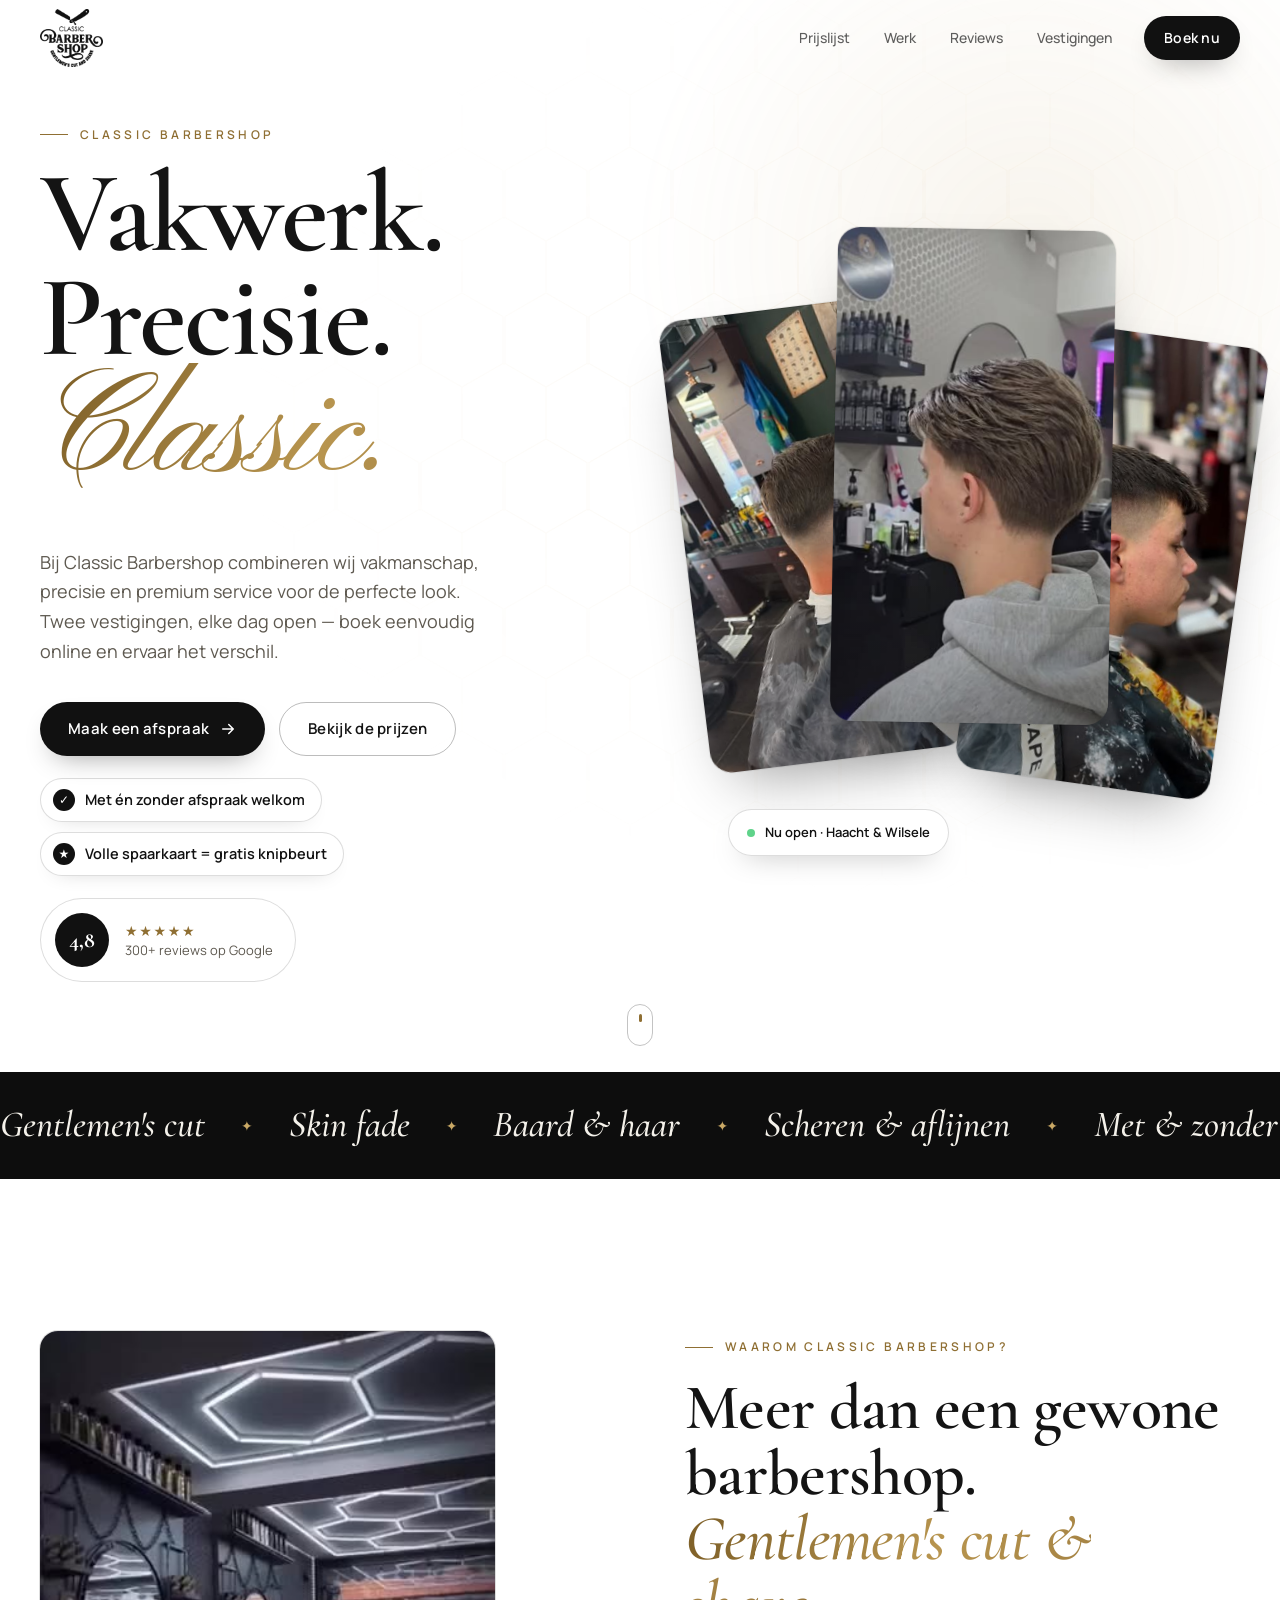
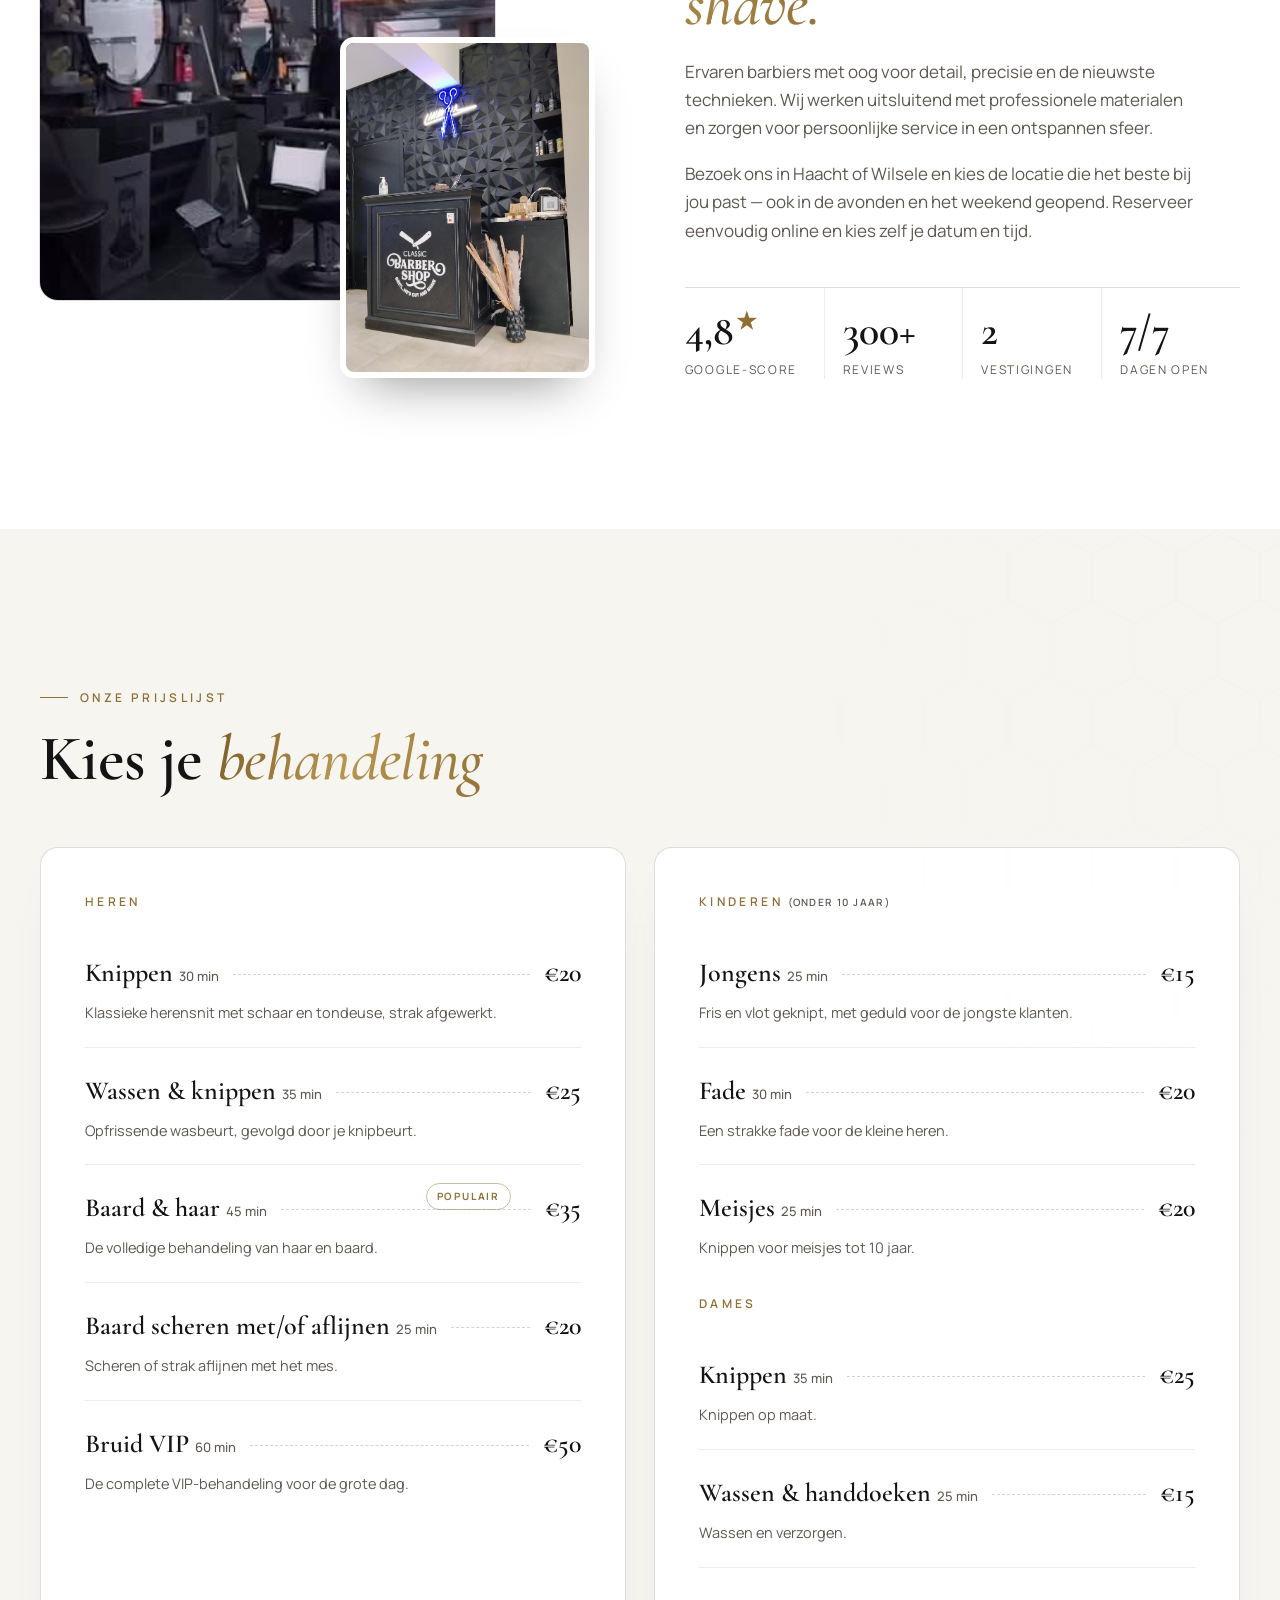
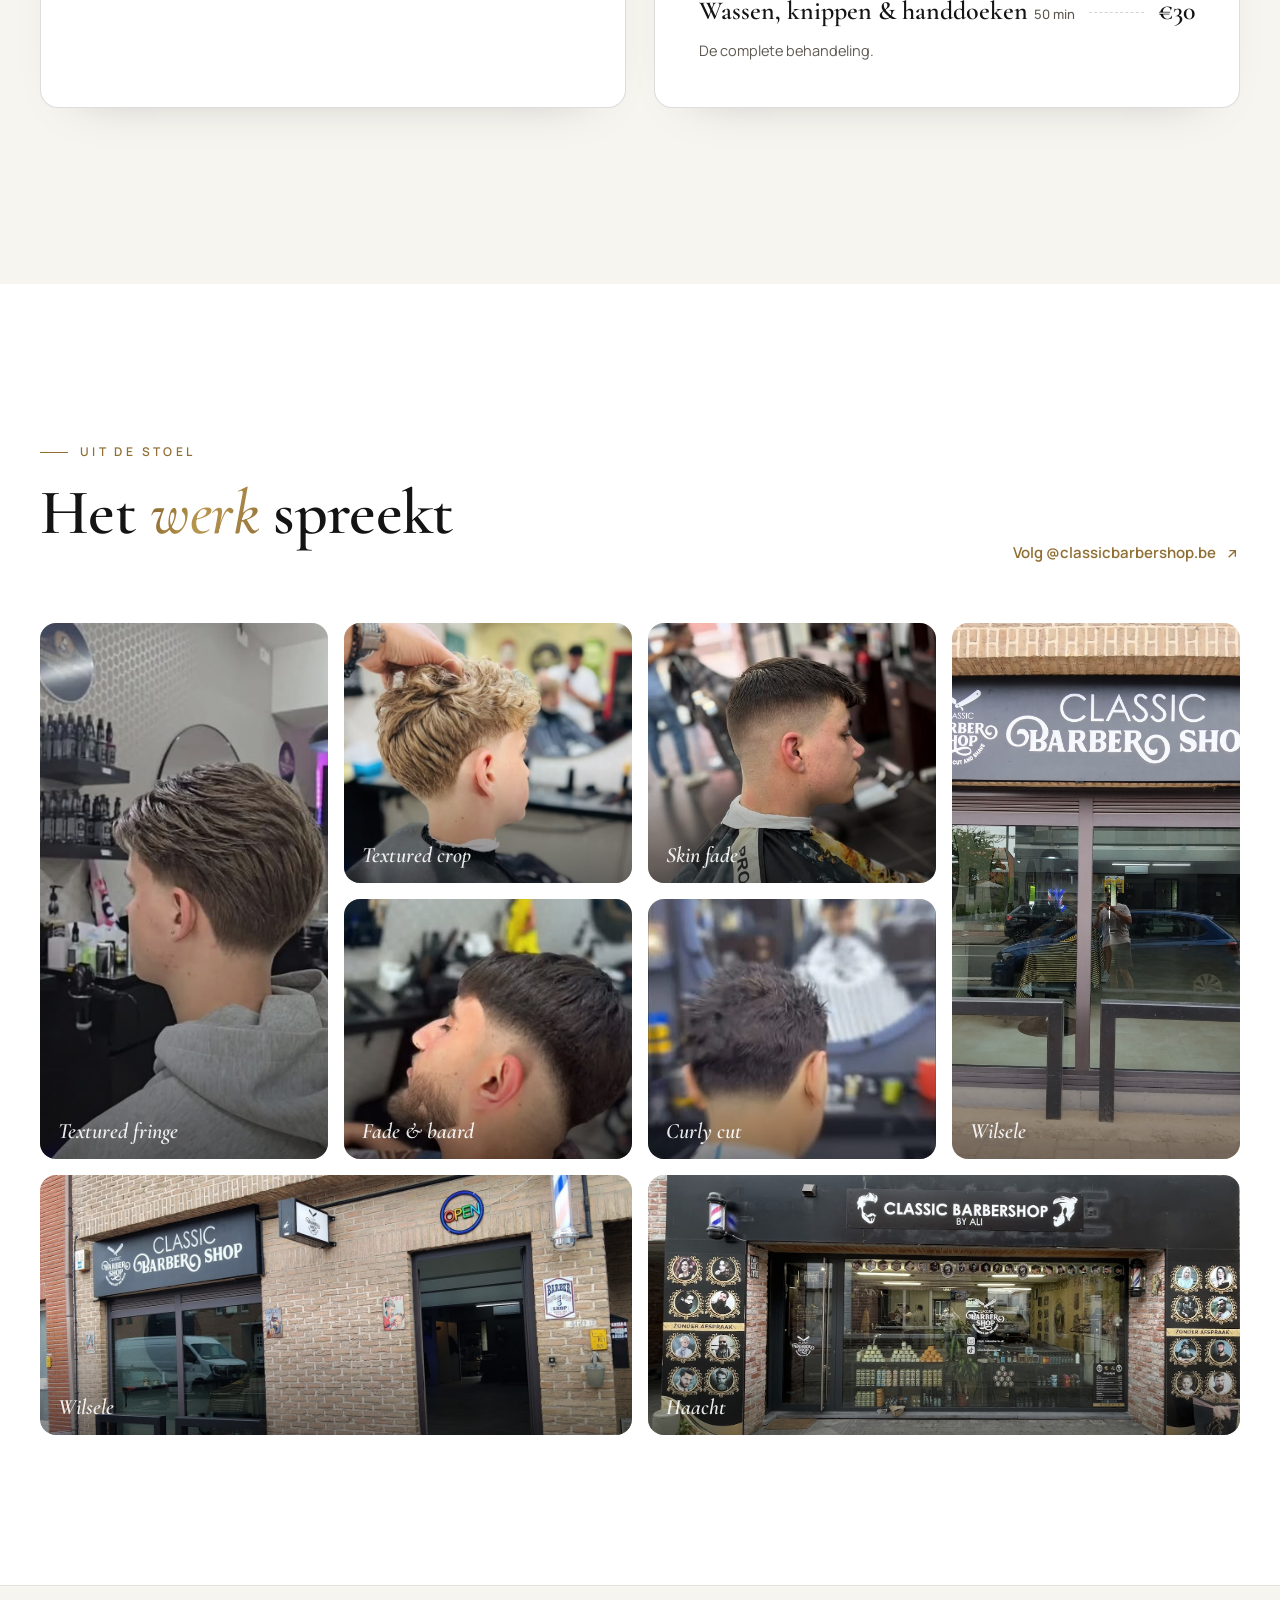
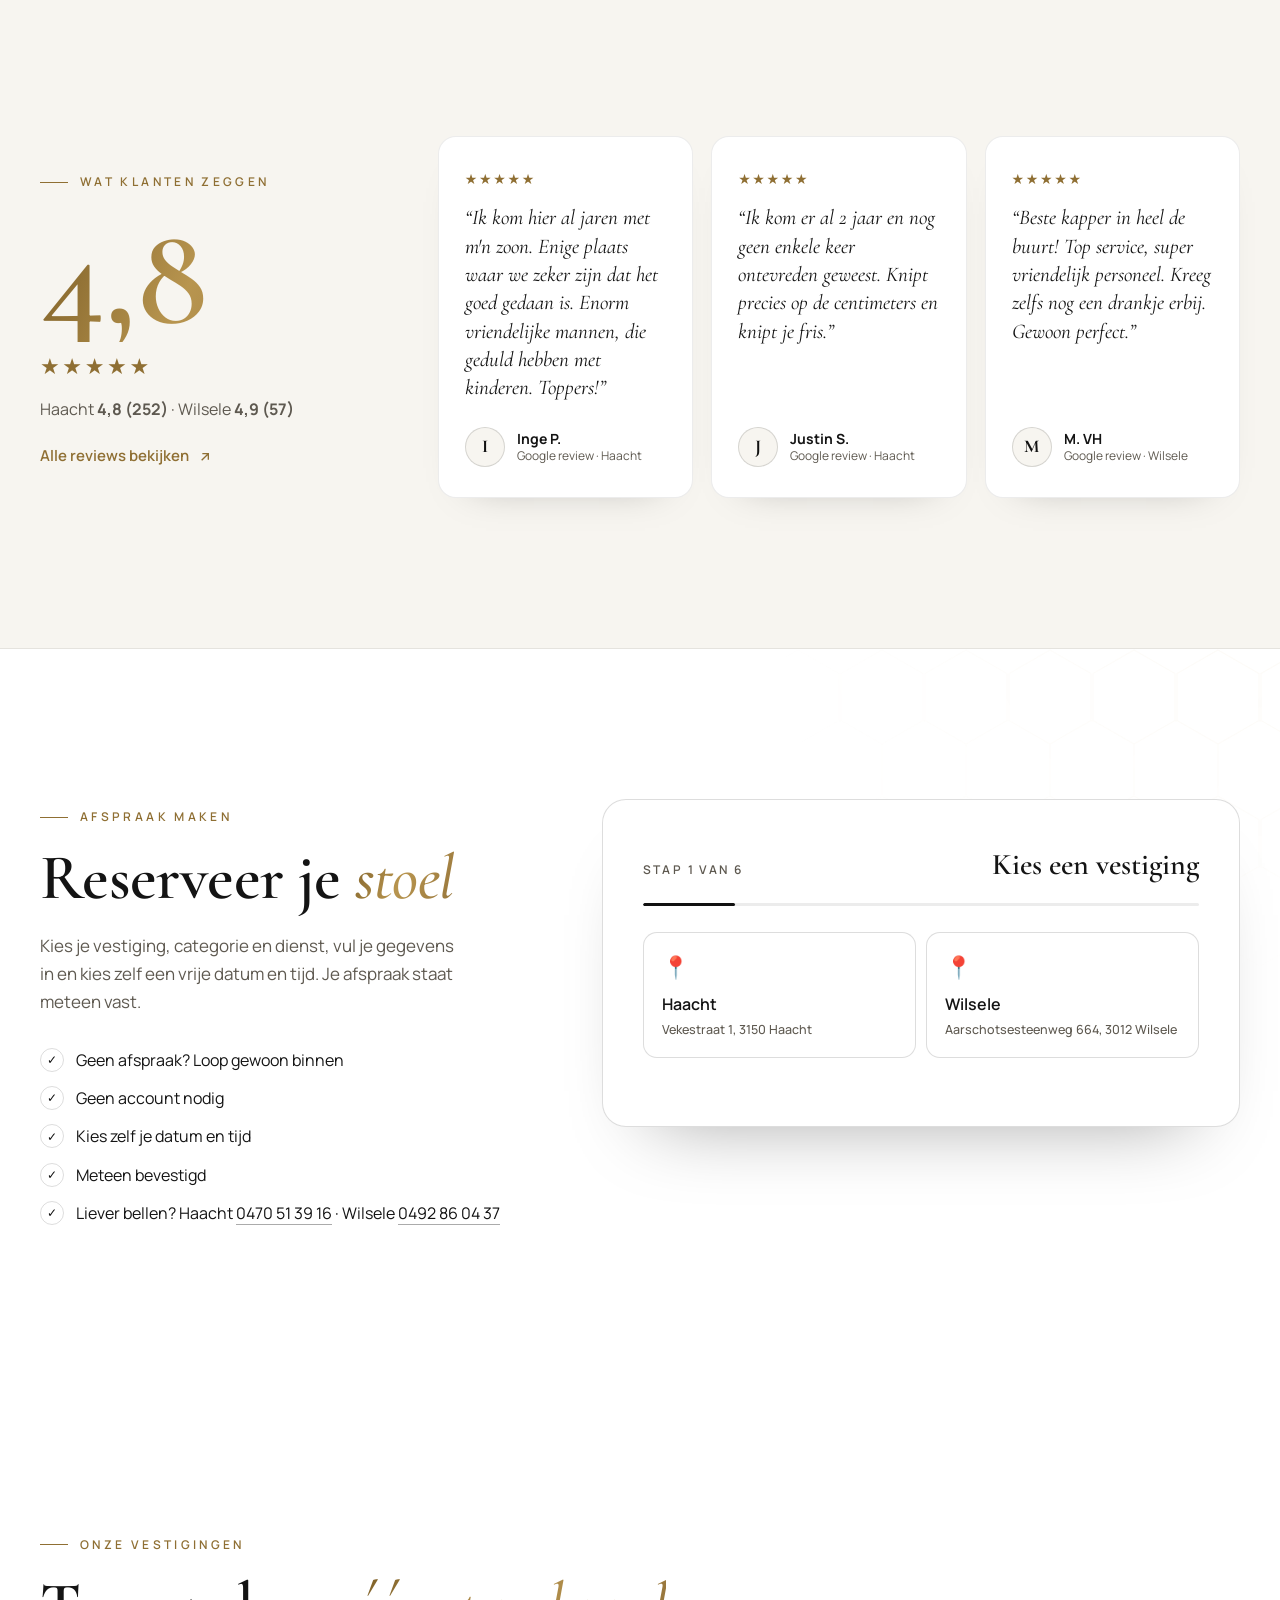
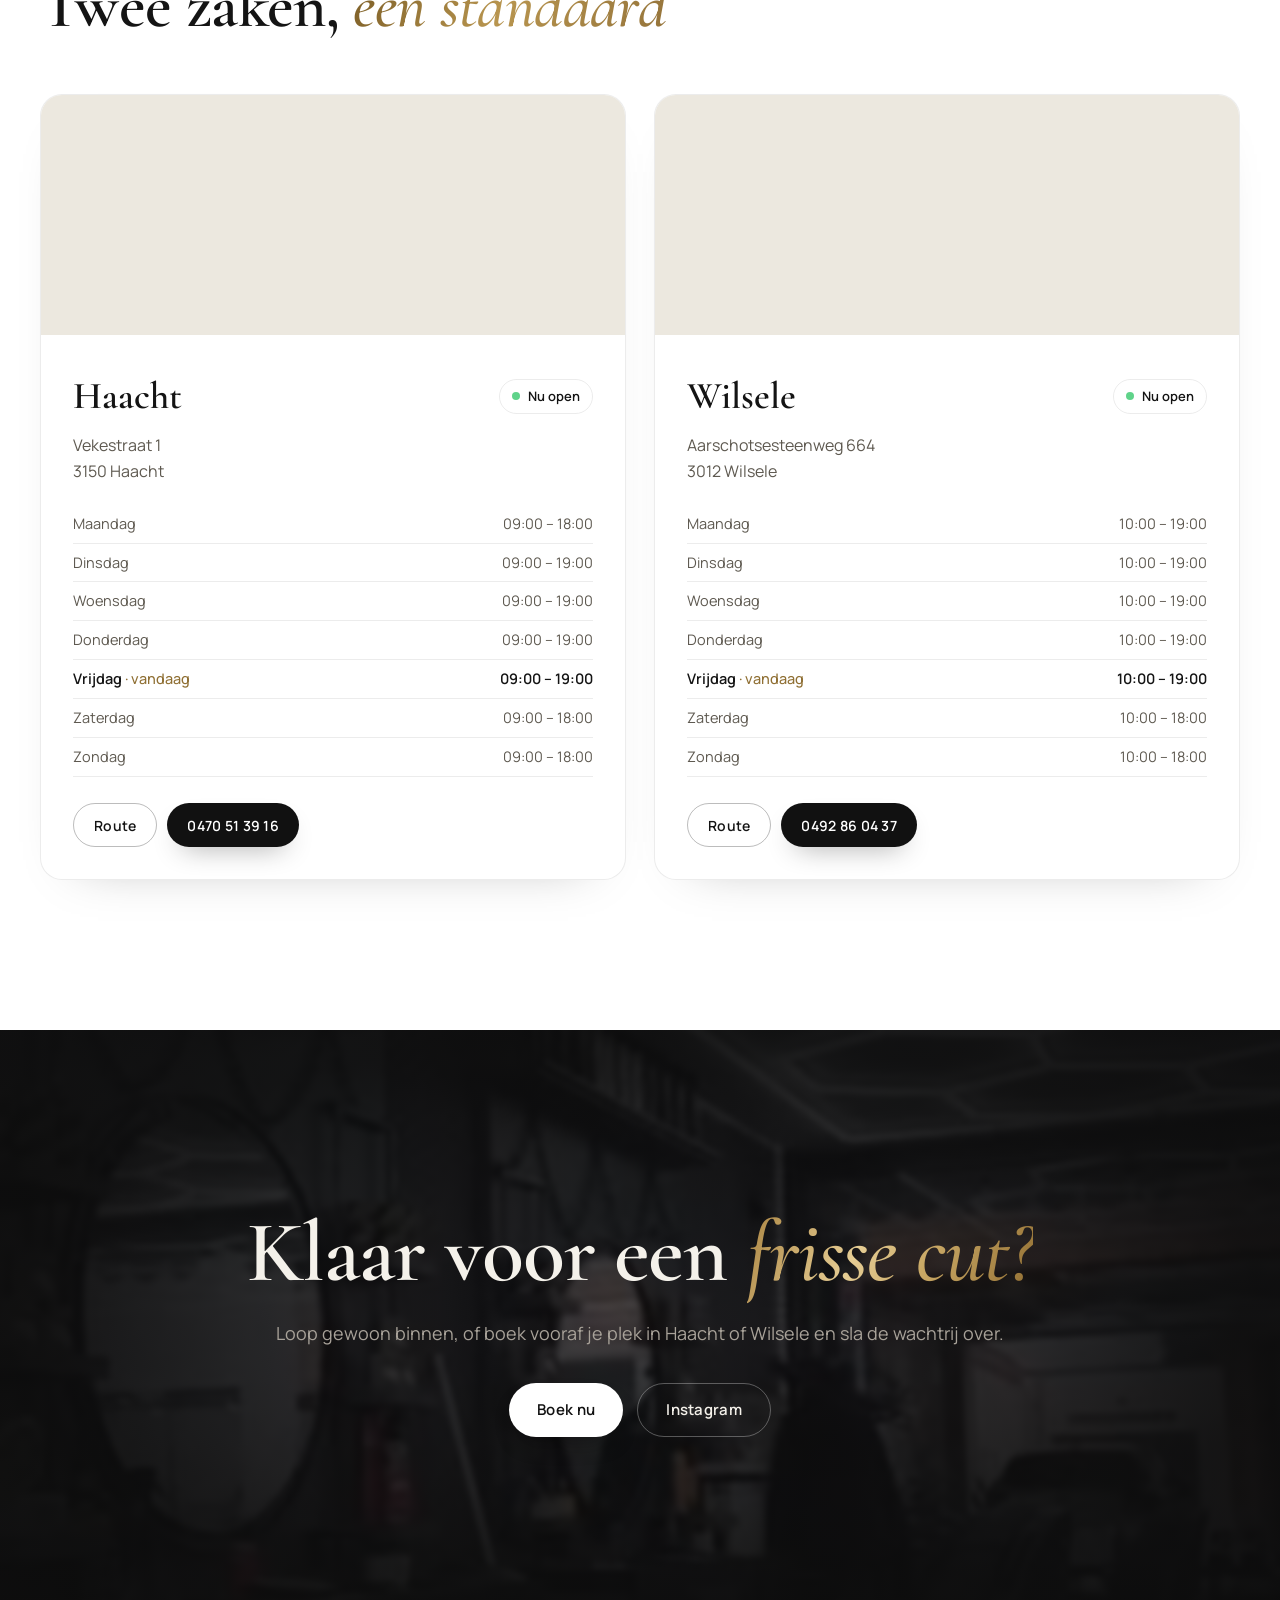
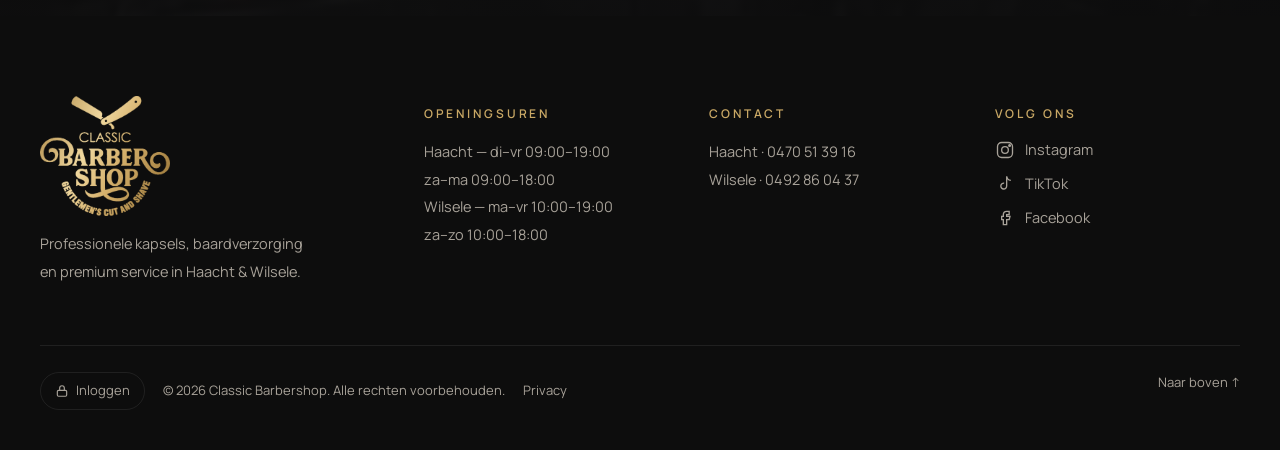
<file: index.html>
<!doctype html>
<html lang="nl-BE">
<head>
  <meta charset="utf-8">
  <meta name="viewport" content="width=device-width, initial-scale=1">
  <title>Classic Barbershop — Barbier in Haacht &amp; Wilsele</title>
  <meta name="description" content="Classic Barbershop: professionele kapsels, fades en baardverzorging in Haacht (Vekestraat 1) en Wilsele (Aarschotsesteenweg 664). Met én zonder afspraak welkom, 7 dagen op 7 open. 4,8★ en 4,9★ op Google.">
  <meta name="theme-color" content="#ffffff">
  <meta property="og:title" content="Classic Barbershop — Haacht &amp; Wilsele">
  <meta property="og:description" content="Gentlemen's cut and shave. Twee vestigingen, elke dag open. Boek je plek online.">
  <meta property="og:image" content="https://classic-barbershop.be/img/haacht-gevel.jpg">
  <meta property="og:url" content="https://classic-barbershop.be/">
  <meta property="og:locale" content="nl_BE">
  <link rel="canonical" href="https://classic-barbershop.be/">
  <link rel="apple-touch-icon" href="img/apple-touch-icon.png">
  <meta property="og:type" content="website">
  <link rel="icon" type="image/png" href="img/icon-192.png">
  <link rel="preconnect" href="https://fonts.googleapis.com">
  <link rel="preconnect" href="https://fonts.gstatic.com" crossorigin>
  <link href="https://fonts.googleapis.com/css2?family=Cormorant+Garamond:ital,wght@0,500;0,600;0,700;1,500;1,600&family=Manrope:wght@400;500;600;700&family=Pinyon+Script&display=swap" rel="stylesheet">
  <link rel="stylesheet" href="styles.css?v=202610081330">
  <link rel="stylesheet" href="admin.css?v=202610081330">
  <link rel="stylesheet" href="theme.css?v=202610081330">

  <script type="application/ld+json">
[
 {
  "@context": "https://schema.org",
  "@type": "BarberShop",
  "name": "Classic Barbershop Haacht",
  "url": "https://classic-barbershop.be/",
  "image": "https://classic-barbershop.be/img/haacht-gevel.jpg",
  "logo": "https://classic-barbershop.be/img/icon-512.png",
  "telephone": "+32470513916",
  "priceRange": "€15–€50",
  "address": {
   "@type": "PostalAddress",
   "streetAddress": "Vekestraat 1",
   "postalCode": "3150",
   "addressLocality": "Haacht",
   "addressCountry": "BE"
  },
  "geo": {
   "@type": "GeoCoordinates",
   "latitude": 50.9762436,
   "longitude": 4.6373918
  },
  "openingHoursSpecification": [
   {
    "@type": "OpeningHoursSpecification",
    "dayOfWeek": [
     "https://schema.org/Sunday",
     "https://schema.org/Monday",
     "https://schema.org/Saturday"
    ],
    "opens": "09:00",
    "closes": "18:00"
   },
   {
    "@type": "OpeningHoursSpecification",
    "dayOfWeek": [
     "https://schema.org/Tuesday",
     "https://schema.org/Wednesday",
     "https://schema.org/Thursday",
     "https://schema.org/Friday"
    ],
    "opens": "09:00",
    "closes": "19:00"
   }
  ],
  "aggregateRating": {
   "@type": "AggregateRating",
   "ratingValue": "4.8",
   "reviewCount": "252"
  },
  "potentialAction": {
   "@type": "ReserveAction",
   "target": "https://classic-barbershop.be/?vestiging=haacht#boeken"
  },
  "sameAs": [
   "https://www.instagram.com/classicbarbershop.be",
   "https://www.tiktok.com/@classicbarbershop.be",
   "https://www.facebook.com/profile.php?id=61591203627605"
  ]
 },
 {
  "@context": "https://schema.org",
  "@type": "BarberShop",
  "name": "Classic Barbershop Wilsele",
  "url": "https://classic-barbershop.be/",
  "image": "https://classic-barbershop.be/img/balie-neon.jpg",
  "logo": "https://classic-barbershop.be/img/icon-512.png",
  "telephone": "+32492860437",
  "priceRange": "€15–€50",
  "address": {
   "@type": "PostalAddress",
   "streetAddress": "Aarschotsesteenweg 664",
   "postalCode": "3012",
   "addressLocality": "Wilsele",
   "addressCountry": "BE"
  },
  "geo": {
   "@type": "GeoCoordinates",
   "latitude": 50.9253996,
   "longitude": 4.7220358
  },
  "openingHoursSpecification": [
   {
    "@type": "OpeningHoursSpecification",
    "dayOfWeek": [
     "https://schema.org/Sunday",
     "https://schema.org/Saturday"
    ],
    "opens": "10:00",
    "closes": "18:00"
   },
   {
    "@type": "OpeningHoursSpecification",
    "dayOfWeek": [
     "https://schema.org/Monday",
     "https://schema.org/Tuesday",
     "https://schema.org/Wednesday",
     "https://schema.org/Thursday",
     "https://schema.org/Friday"
    ],
    "opens": "10:00",
    "closes": "19:00"
   }
  ],
  "aggregateRating": {
   "@type": "AggregateRating",
   "ratingValue": "4.9",
   "reviewCount": "57"
  },
  "potentialAction": {
   "@type": "ReserveAction",
   "target": "https://classic-barbershop.be/?vestiging=wilsele#boeken"
  },
  "sameAs": [
   "https://www.instagram.com/classicbarbershop.be",
   "https://www.tiktok.com/@classicbarbershop.be",
   "https://www.facebook.com/profile.php?id=61591203627605"
  ]
 }
]
  </script>
</head>
<body>

  <!-- ============ NAV ============ -->
  <header class="nav" id="nav">
    <div class="container nav__inner">
      <a href="#top" class="brand" aria-label="Classic Barbershop — naar boven"><img class="brand__logo" src="img/logo-dark.png" alt="Classic Barbershop — Gentlemen's cut and shave" width="63" height="58"></a>
      <nav class="nav__links" aria-label="Hoofdmenu">
        <a href="#diensten">Prijslijst</a>
        <a href="#werk">Werk</a>
        <a href="#reviews">Reviews</a>
        <a href="#locaties">Vestigingen</a>
      </nav>
      <a href="#boeken" class="btn btn--gold btn--sm nav__cta">Boek nu</a>
      <button class="nav__burger" id="burger" aria-label="Menu openen" aria-expanded="false">
        <span></span><span></span>
      </button>
    </div>
  </header>

  <div class="drawer" id="drawer" aria-hidden="true">
    <nav>
      <a href="#diensten">Prijslijst</a>
      <a href="#werk">Werk</a>
      <a href="#reviews">Reviews</a>
      <a href="#locaties">Vestigingen</a>
      <a href="#boeken" class="btn btn--gold">Boek je plek</a>
    </nav>
  </div>

  <main id="top">

    <!-- ============ HERO ============ -->
    <section class="hero">
      <div class="hero__bg" aria-hidden="true">
        <div class="hex"></div>
        <div class="hero__glow"></div>
      </div>

      <div class="container hero__grid">
        <div class="hero__copy">
          <p class="eyebrow reveal" data-edit="hero.eyebrow">Classic Barbershop</p>
          <h1 class="hero__title reveal" data-edit="hero.title">
            <span>Vakwerk.</span>
            <span>Precisie.</span>
            <span class="script gold-text">Classic.</span>
          </h1>
          <p class="hero__lead reveal" data-edit="hero.lead">Bij Classic Barbershop combineren wij vakmanschap, precisie en premium service voor de perfecte look. Twee vestigingen, elke dag open — boek eenvoudig online en ervaar het verschil.</p>

          <div class="hero__actions reveal">
            <a href="#boeken" class="btn btn--gold">Maak een afspraak
              <svg viewBox="0 0 24 24" aria-hidden="true"><path d="M5 12h14M13 6l6 6-6 6"/></svg>
            </a>
            <a href="#diensten" class="btn btn--ghost">Bekijk de prijzen</a>
          </div>

          <div class="perks reveal">
            <p class="walkin" data-edit="hero.walkin">Met én zonder afspraak welkom</p>
            <p class="walkin walkin--card" data-edit="hero.loyal">Volle spaarkaart = gratis knipbeurt</p>
          </div>

          <a class="rating reveal" href="https://www.google.com/search?q=Classic+Barbershop+Haacht" target="_blank" rel="noopener">
            <span class="rating__score">4,8</span>
            <span class="rating__meta">
              <span class="stars" aria-label="5 sterren">★★★★★</span>
              <span>300+ reviews op Google</span>
            </span>
          </a>
        </div>

        <div class="hero__visual" aria-hidden="true">
          <figure class="card card--a"><img src="img/fade-in-de-zaak.jpg" alt="" data-img="hero_a"></figure>
          <figure class="card card--b"><img src="img/textured-fringe.jpg" alt="" data-img="hero_b"></figure>
          <figure class="card card--c"><img src="img/skin-fade.jpg" alt="" data-img="hero_c"></figure>
          <div class="badge-open" id="heroStatus">
            <span class="dot"></span><span class="badge-open__text">Elke dag open · Haacht &amp; Wilsele</span>
          </div>
        </div>
      </div>

      <a href="#marquee" class="scroll-hint" aria-label="Scroll naar beneden"><span></span></a>
    </section>

    <!-- ============ MARQUEE ============ -->
    <div class="marquee" id="marquee" aria-hidden="true">
      <div class="marquee__track">
        <span>Gentlemen's cut</span><i>✦</i><span>Skin fade</span><i>✦</i><span>Baard &amp; haar</span><i>✦</i><span>Scheren &amp; aflijnen</span><i>✦</i><span>Met &amp; zonder afspraak</span><i>✦</i><span>Volle spaarkaart = gratis knipbeurt</span><i>✦</i><span>Kids</span><i>✦</i><span>Dames</span><i>✦</i><span>Bruid VIP</span><i>✦</i>
        <span>Gentlemen's cut</span><i>✦</i><span>Skin fade</span><i>✦</i><span>Baard &amp; haar</span><i>✦</i><span>Scheren &amp; aflijnen</span><i>✦</i><span>Met &amp; zonder afspraak</span><i>✦</i><span>Volle spaarkaart = gratis knipbeurt</span><i>✦</i><span>Kids</span><i>✦</i><span>Dames</span><i>✦</i><span>Bruid VIP</span><i>✦</i>
      </div>
    </div>

    <!-- ============ OVER ============ -->
    <section class="section about">
      <div class="container about__grid">
        <div class="about__media reveal">
          <img data-img="about_main" src="img/haacht-hexagon.jpg" alt="Interieur van Classic Barbershop Haacht met het hexagon-lichtplafond" loading="lazy">
          <img data-img="about_small" src="img/balie-neon.jpg" alt="Balie met Classic Barbershop-logo en neon-schaar in Wilsele" loading="lazy" class="about__media-sm">
        </div>
        <div class="about__copy">
          <p class="eyebrow reveal" data-edit="about.eyebrow">Waarom Classic Barbershop?</p>
          <h2 class="h2 reveal" data-edit="about.title">Meer dan een gewone barbershop.<br><em class="gold-text">Gentlemen's cut &amp; shave.</em></h2>
          <p class="reveal" data-edit="about.p1">Ervaren barbiers met oog voor detail, precisie en de nieuwste technieken. Wij werken uitsluitend met professionele materialen en zorgen voor persoonlijke service in een ontspannen sfeer.</p>
          <p class="reveal" data-edit="about.p2">Bezoek ons in Haacht of Wilsele en kies de locatie die het beste bij jou past — ook in de avonden en het weekend geopend. Reserveer eenvoudig online en kies zelf je datum en tijd.</p>

          <dl class="stats reveal">
            <div><dt>4,8<span>★</span></dt><dd>Google-score</dd></div>
            <div><dt>300+</dt><dd>Reviews</dd></div>
            <div><dt>2</dt><dd>Vestigingen</dd></div>
            <div><dt>7/7</dt><dd>Dagen open</dd></div>
          </dl>
        </div>
      </div>
    </section>

    <!-- ============ DIENSTEN ============ -->
    <section class="section services" id="diensten">
      <div class="hex hex--faint" aria-hidden="true"></div>
      <div class="container">
        <header class="section__head">
          <p class="eyebrow reveal" data-edit="services.eyebrow">Onze prijslijst</p>
          <h2 class="h2 reveal" data-edit="services.title">Kies je <em class="gold-text">behandeling</em></h2>
        </header>

        <div class="menu" id="menu">
          <div class="menu__col reveal">
            <h3 class="menu__cat">Heren</h3>
            <ul>
              <li><div class="menu__row"><span>Knippen <small>30 min</small></span><i></i><b>€20</b></div><p>Klassieke herensnit met schaar en tondeuse, strak afgewerkt.</p></li>
              <li><div class="menu__row"><span>Wassen &amp; knippen <small>35 min</small></span><i></i><b>€25</b></div><p>Opfrissende wasbeurt, gevolgd door je knipbeurt.</p></li>
              <li class="menu__featured"><div class="menu__row"><span>Baard &amp; haar <small>45 min</small></span><i></i><b>€35</b></div><p>De volledige behandeling van haar en baard.</p><span class="tag">Populair</span></li>
              <li><div class="menu__row"><span>Baard scheren met/of aflijnen <small>25 min</small></span><i></i><b>€20</b></div><p>Scheren of strak aflijnen met het mes.</p></li>
              <li><div class="menu__row"><span>Bruid VIP <small>60 min</small></span><i></i><b>€50</b></div><p>De complete VIP-behandeling voor de grote dag.</p></li>
            </ul>
          </div>
          <div class="menu__col reveal">
            <h3 class="menu__cat">Kinderen <small>(onder 10 jaar)</small></h3>
            <ul>
              <li><div class="menu__row"><span>Jongens <small>25 min</small></span><i></i><b>€15</b></div><p>Fris en vlot geknipt, met geduld voor de jongste klanten.</p></li>
              <li><div class="menu__row"><span>Fade <small>30 min</small></span><i></i><b>€20</b></div><p>Een strakke fade voor de kleine heren.</p></li>
              <li><div class="menu__row"><span>Meisjes <small>25 min</small></span><i></i><b>€20</b></div><p>Knippen voor meisjes tot 10 jaar.</p></li>
            </ul>
            <h3 class="menu__cat">Dames</h3>
            <ul>
              <li><div class="menu__row"><span>Knippen <small>35 min</small></span><i></i><b>€25</b></div><p>Knippen op maat.</p></li>
              <li><div class="menu__row"><span>Wassen &amp; handdoeken <small>25 min</small></span><i></i><b>€15</b></div><p>Wassen en verzorgen.</p></li>
              <li><div class="menu__row"><span>Wassen, knippen &amp; handdoeken <small>50 min</small></span><i></i><b>€30</b></div><p>De complete behandeling.</p></li>
            </ul>
          </div>
        </div>
        <p class="menu__note reveal" id="menuNote">* Bij online reserveringen wordt een toeslag van €5 aangerekend.</p>
      </div>
    </section>

    <!-- ============ WERK ============ -->
    <section class="section work" id="werk">
      <div class="container">
        <header class="section__head section__head--row">
          <div>
            <p class="eyebrow reveal" data-edit="work.eyebrow">Uit de stoel</p>
            <h2 class="h2 reveal" data-edit="work.title">Het <em class="gold-text">werk</em> spreekt</h2>
          </div>
          <a href="https://www.instagram.com/classicbarbershop.be" target="_blank" rel="noopener" class="link-arrow reveal">
            Volg @classicbarbershop.be
            <svg viewBox="0 0 24 24" aria-hidden="true"><path d="M7 17L17 7M8 7h9v9"/></svg>
          </a>
        </header>

        <div class="gallery" id="gallery">
          <button class="gallery__item g-tall reveal" data-src="img/textured-fringe.jpg" data-cap="Textured fringe met taper"><img src="img/textured-fringe.jpg" alt="Textured fringe met taper fade" loading="lazy"><span>Textured fringe</span></button>
          <button class="gallery__item reveal" data-src="img/textured-crop.jpg" data-cap="Textured crop"><img src="img/textured-crop.jpg" alt="Textured crop met fade" loading="lazy"><span>Textured crop</span></button>
          <button class="gallery__item reveal" data-src="img/skin-fade.jpg" data-cap="Skin fade"><img src="img/skin-fade.jpg" alt="Skin fade met strakke lijn" loading="lazy"><span>Skin fade</span></button>
          <button class="gallery__item g-tall reveal" data-src="img/uithangbord.jpg" data-cap="Aarschotsesteenweg 664, Wilsele"><img src="img/uithangbord.jpg" alt="Uithangbord van Classic Barber Shop in Wilsele" loading="lazy"><span>Wilsele</span></button>
          <button class="gallery__item reveal" data-src="img/fade-baard.jpg" data-cap="Fade met baard"><img src="img/fade-baard.jpg" alt="Fade met strak afgelijnde baard" loading="lazy"><span>Fade &amp; baard</span></button>
          <button class="gallery__item reveal" data-src="img/curly-cut.jpg" data-cap="Curly cut"><img src="img/curly-cut.jpg" alt="Krullen met taper" loading="lazy"><span>Curly cut</span></button>
          <button class="gallery__item g-wide reveal" data-src="img/gevel.jpg" data-cap="Classic Barbershop, Wilsele"><img src="img/gevel.jpg" alt="Gevel van Classic Barbershop in Wilsele met barberpaal" loading="lazy"><span>Wilsele</span></button>
          <button class="gallery__item g-wide reveal" data-src="img/haacht-gevel.jpg" data-cap="Classic Barbershop by Ali, Haacht"><img src="img/haacht-gevel.jpg" alt="Gevel van Classic Barbershop in Haacht" loading="lazy"><span>Haacht</span></button>
        </div>
      </div>
    </section>

    <!-- ============ REVIEWS ============ -->
    <section class="section reviews" id="reviews">
      <div class="container reviews__grid">
        <div class="reviews__score reveal">
          <p class="eyebrow" data-edit="reviews.eyebrow">Wat klanten zeggen</p>
          <div class="big-score">4,8</div>
          <div class="stars stars--lg" aria-label="5 sterren">★★★★★</div>
          <p class="muted">Haacht <strong>4,8 (252)</strong> · Wilsele <strong>4,9 (57)</strong></p>
          <a href="https://www.google.com/search?q=Classic+Barbershop+Haacht" target="_blank" rel="noopener" class="link-arrow">Alle reviews bekijken
            <svg viewBox="0 0 24 24" aria-hidden="true"><path d="M7 17L17 7M8 7h9v9"/></svg>
          </a>
        </div>

        <div class="quotes">
          <blockquote class="quote reveal">
            <div class="stars">★★★★★</div>
            <p data-edit="review1.text">“Ik kom hier al jaren met m'n zoon. Enige plaats waar we zeker zijn dat het goed gedaan is. Enorm vriendelijke mannen, die geduld hebben met kinderen. Toppers!”</p>
            <footer><span class="avatar">I</span><span><strong data-edit="review1.name">Inge P.</strong><small data-edit="review1.meta">Google review · Haacht</small></span></footer>
          </blockquote>
          <blockquote class="quote reveal">
            <div class="stars">★★★★★</div>
            <p data-edit="review2.text">“Ik kom er al 2 jaar en nog geen enkele keer ontevreden geweest. Knipt precies op de centimeters en knipt je fris.”</p>
            <footer><span class="avatar">J</span><span><strong data-edit="review2.name">Justin S.</strong><small data-edit="review2.meta">Google review · Haacht</small></span></footer>
          </blockquote>
          <blockquote class="quote reveal">
            <div class="stars">★★★★★</div>
            <p data-edit="review3.text">“Beste kapper in heel de buurt! Top service, super vriendelijk personeel. Kreeg zelfs nog een drankje erbij. Gewoon perfect.”</p>
            <footer><span class="avatar">M</span><span><strong data-edit="review3.name">M. VH</strong><small data-edit="review3.meta">Google review · Wilsele</small></span></footer>
          </blockquote>
        </div>
      </div>
    </section>

    <!-- ============ BOEKEN ============ -->
    <section class="section booking" id="boeken">
      <div class="hex hex--faint" aria-hidden="true"></div>
      <div class="container booking__grid">
        <div class="booking__intro">
          <p class="eyebrow reveal" data-edit="booking.eyebrow">Afspraak maken</p>
          <h2 class="h2 reveal" data-edit="booking.title">Reserveer je <em class="gold-text">stoel</em></h2>
          <p class="reveal" data-edit="booking.intro">Kies je vestiging, categorie en dienst, vul je gegevens in en kies zelf een vrije datum en tijd. Je afspraak staat meteen vast.</p>
          <ul class="checks reveal">
            <li data-edit="booking.walkin">Geen afspraak? Loop gewoon binnen</li>
            <li>Geen account nodig</li>
            <li>Kies zelf je datum en tijd</li>
            <li id="checkConfirm">Meteen bevestigd</li>
            <li><span id="callLine">Liever bellen? Haacht&nbsp;<a href="tel:+32470513916">0470&nbsp;51&nbsp;39&nbsp;16</a> · Wilsele&nbsp;<a href="tel:+32492860437">0492&nbsp;86&nbsp;04&nbsp;37</a></span></li>
          </ul>
        </div>

        <div class="book reveal" id="book" aria-live="polite">
          <div class="bstep__head">
            <span class="bstep__count" id="bCount">Stap 1 van 6</span>
            <span class="bstep__title" id="bTitle">Kies een vestiging</span>
          </div>
          <div class="bstep__bar"><span id="bBar"></span></div>
          <div class="bstep__body" id="bBody"></div>
          <p class="book__err" id="bookErr" role="alert"></p>
        </div>
      </div>
    </section>

    <!-- ============ LOCATIES ============ -->
    <section class="section locations" id="locaties">
      <div class="container">
        <header class="section__head">
          <p class="eyebrow reveal" data-edit="loc.eyebrow">Onze vestigingen</p>
          <h2 class="h2 reveal" data-edit="loc.title">Twee zaken, <em class="gold-text">één standaard</em></h2>
        </header>

        <div class="loc-grid" id="locGrid">
          <article class="loc reveal">
            <div class="loc__map">
              <iframe title="Kaart Classic Barbershop Haacht" loading="lazy" referrerpolicy="no-referrer-when-downgrade"
                src="https://www.google.com/maps?q=Classic+Barbershop,+Vekestraat+1,+3150+Haacht&z=16&output=embed"></iframe>
            </div>
            <div class="loc__body">
              <div class="loc__top">
                <h3>Haacht</h3>
                <span class="status" data-status="haacht"></span>
              </div>
              <p class="loc__addr">Vekestraat 1<br>3150 Haacht</p>
              <ul class="hours" data-hours="haacht"></ul>
              <div class="loc__actions">
                <a href="https://maps.app.goo.gl/KP83XtzVL5pKkiDQA" target="_blank" rel="noopener" class="btn btn--ghost btn--sm">Route</a>
                <a href="tel:+32470513916" class="btn btn--gold btn--sm">0470 51 39 16</a>
              </div>
            </div>
          </article>

          <article class="loc reveal">
            <div class="loc__map">
              <iframe title="Kaart Classic Barbershop Wilsele" loading="lazy" referrerpolicy="no-referrer-when-downgrade"
                src="https://www.google.com/maps?q=Classic+Barbershop,+Aarschotsesteenweg+664,+3012+Wilsele&z=16&output=embed"></iframe>
            </div>
            <div class="loc__body">
              <div class="loc__top">
                <h3>Wilsele</h3>
                <span class="status" data-status="wilsele"></span>
              </div>
              <p class="loc__addr">Aarschotsesteenweg 664<br>3012 Wilsele</p>
              <ul class="hours" data-hours="wilsele"></ul>
              <div class="loc__actions">
                <a href="https://maps.app.goo.gl/obsEbNireDGvQCBF6" target="_blank" rel="noopener" class="btn btn--ghost btn--sm">Route</a>
                <a href="tel:+32492860437" class="btn btn--gold btn--sm">0492 86 04 37</a>
              </div>
            </div>
          </article>
        </div>
      </div>
    </section>

    <!-- ============ CTA ============ -->
    <section class="cta">
      <div class="cta__bg" aria-hidden="true"><img src="img/haacht-hexagon.jpg" alt="" data-img="cta_bg"></div>
      <div class="container cta__inner">
        <h2 class="h2 reveal" data-edit="cta.title">Klaar voor een <em class="gold-text">frisse cut?</em></h2>
        <p class="reveal" data-edit="cta.text">Loop gewoon binnen, of boek vooraf je plek in Haacht of Wilsele en sla de wachtrij over.</p>
        <div class="hero__actions reveal">
          <a href="#boeken" class="btn btn--gold">Boek nu</a>
          <a href="https://www.instagram.com/classicbarbershop.be" target="_blank" rel="noopener" class="btn btn--ghost">Instagram</a>
        </div>
      </div>
    </section>
  </main>

  <!-- ============ FOOTER ============ -->
  <footer class="footer">
    <div class="container footer__grid">
      <div>
        <a href="#top" class="brand brand--lg"><img class="brand__logo" src="img/logo.png" alt="Classic Barbershop — Gentlemen's cut and shave" width="63" height="58"></a>
        <p class="muted" data-edit="footer.text">Professionele kapsels, baardverzorging<br>en premium service in Haacht &amp; Wilsele.</p>
      </div>
      <div>
        <h4>Openingsuren</h4>
        <p class="muted" id="footerHours">Haacht — di–vr 09:00–19:00<br>za–ma 09:00–18:00<br>Wilsele — ma–vr 10:00–19:00<br>za–zo 10:00–18:00</p>
      </div>
      <div>
        <h4>Contact</h4>
        <p class="muted" id="footerContact">Haacht · <a href="tel:+32470513916">0470 51 39 16</a><br>Wilsele · <a href="tel:+32492860437">0492 86 04 37</a></p>
      </div>
      <div>
        <h4>Volg ons</h4>
        <a class="social" href="https://www.instagram.com/classicbarbershop.be" target="_blank" rel="noopener">
          <svg viewBox="0 0 24 24" aria-hidden="true"><rect x="3" y="3" width="18" height="18" rx="5"/><circle cx="12" cy="12" r="4"/><circle cx="17.5" cy="6.5" r="1" fill="currentColor"/></svg>
          Instagram
        </a>
        <a class="social" href="https://www.tiktok.com/@classicbarbershop.be" target="_blank" rel="noopener">
          <svg viewBox="0 0 24 24" aria-hidden="true"><path d="M14 3v11.5a3.5 3.5 0 1 1-3-3.46"/><path d="M14 3c.4 2.6 2.2 4.4 5 4.6"/></svg>
          TikTok
        </a>
        <a class="social" href="https://www.facebook.com/profile.php?id=61591203627605" target="_blank" rel="noopener">
          <svg viewBox="0 0 24 24" aria-hidden="true"><path d="M14 8h3V4h-3a4 4 0 0 0-4 4v2H8v4h2v6h4v-6h3l1-4h-4V8z"/></svg>
          Facebook
        </a>
      </div>
    </div>
    <div class="container footer__bottom">
      <span class="footer__left">
        <a href="login.html" class="footer__login" id="loginLink">
          <svg viewBox="0 0 24 24" aria-hidden="true"><rect x="4" y="11" width="16" height="10" rx="2"/><path d="M8 11V7a4 4 0 0 1 8 0v4"/></svg>
          Inloggen
        </a>
        <span>© <span id="year"></span> Classic Barbershop. Alle rechten voorbehouden.</span>
        <a href="privacy.html" class="footer__privacy">Privacy</a>
      </span>
      <a href="#top">Naar boven ↑</a>
    </div>
  </footer>

  <!-- Mobiele boekbalk -->
  <div class="mbar" id="mbar">
    <div class="callpick" id="callPick" hidden></div>
    <a href="tel:+32470513916" class="mbar__call" id="mbarCall" aria-label="Bel Classic Barbershop" aria-expanded="false">
      <svg viewBox="0 0 24 24" aria-hidden="true"><path d="M22 16.9v3a2 2 0 0 1-2.2 2 19.8 19.8 0 0 1-8.6-3.1 19.5 19.5 0 0 1-6-6A19.8 19.8 0 0 1 2.1 4.2 2 2 0 0 1 4.1 2h3a2 2 0 0 1 2 1.7c.1.9.4 1.8.7 2.7a2 2 0 0 1-.5 2.1L8 9.8a16 16 0 0 0 6 6l1.3-1.3a2 2 0 0 1 2.1-.4c.9.3 1.8.6 2.7.7a2 2 0 0 1 1.7 2z"/></svg>
    </a>
    <a href="#boeken" class="btn btn--gold btn--block">Boek je afspraak</a>
  </div>

  <!-- Lightbox -->
  <div class="lightbox" id="lightbox" aria-hidden="true" role="dialog" aria-label="Foto vergroot">
    <button class="lightbox__close" id="lbClose" aria-label="Sluiten">✕</button>
    <button class="lightbox__nav lightbox__prev" id="lbPrev" aria-label="Vorige">‹</button>
    <figure><img id="lbImg" alt=""><figcaption id="lbCap"></figcaption></figure>
    <button class="lightbox__nav lightbox__next" id="lbNext" aria-label="Volgende">›</button>
  </div>

  <script src="config.js?v=202610081330"></script>
  <script type="module" src="js/site.js?v=202610081330"></script>
</body>
</html>
</file>
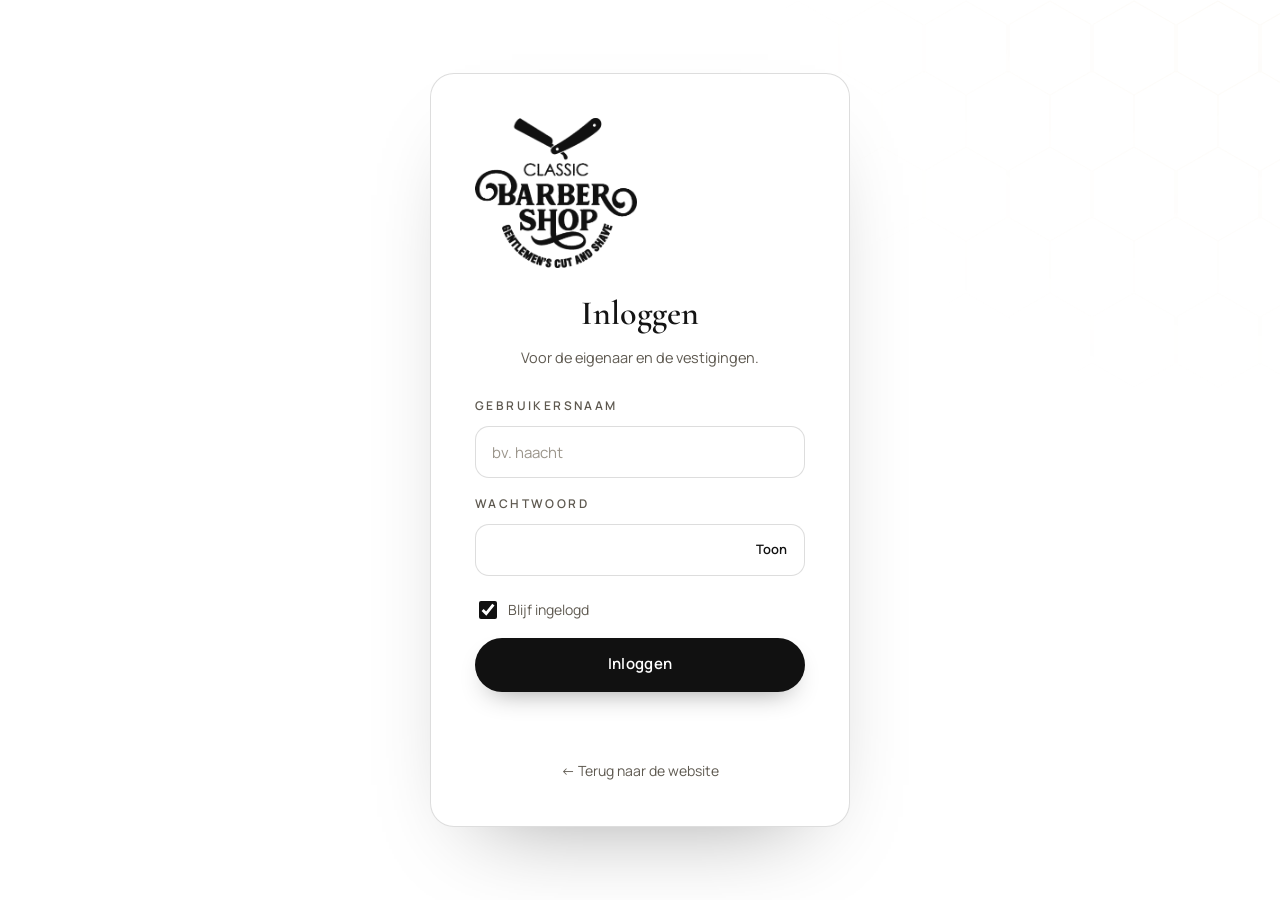
<file: beheer.html>
<!doctype html>
<html lang="nl-BE">
<head>
  <meta charset="utf-8">
  <meta name="viewport" content="width=device-width, initial-scale=1, viewport-fit=cover">
  <title>Agenda — Classic Barbershop</title>
  <meta name="robots" content="noindex">
  <meta name="theme-color" content="#ffffff">
  <link rel="manifest" href="manifest.webmanifest">
  <link rel="apple-touch-icon" href="img/apple-touch-icon.png">
  <meta name="apple-mobile-web-app-capable" content="yes">
  <meta name="mobile-web-app-capable" content="yes">
  <meta name="apple-mobile-web-app-status-bar-style" content="default">
  <meta name="apple-mobile-web-app-title" content="Classic Agenda">
  <link rel="icon" type="image/png" href="img/icon-192.png">
  <link rel="preconnect" href="https://fonts.googleapis.com">
  <link rel="preconnect" href="https://fonts.gstatic.com" crossorigin>
  <link href="https://fonts.googleapis.com/css2?family=Cormorant+Garamond:ital,wght@0,500;0,600;0,700;1,500;1,600&family=Manrope:wght@400;500;600;700&family=Pinyon+Script&display=swap" rel="stylesheet">
  <link rel="stylesheet" href="styles.css?v=202610081330">
  <link rel="stylesheet" href="admin.css?v=202610081330">
  <link rel="stylesheet" href="theme.css?v=202610081330">
</head>
<body class="bh">
  <header class="bh-top">
    <div class="bh-top__in">
      <a href="index.html" class="brand" aria-label="Naar de website"><img class="brand__logo" src="img/logo-dark.png" alt="Classic Barbershop — Gentlemen's cut and shave" width="63" height="58"></a>
      <div class="bh-top__loc">
        <span class="bh-live" id="live" title="Live verbonden"><span></span></span>
        <span>Agenda <b id="locName">…</b></span>
      </div>
      <div class="bh-top__actions">
        <button type="button" class="bh-chip" id="installBtn" hidden>Installeer app</button>
        <button type="button" class="bh-icon" id="notifyBtn" title="Meldingen bij nieuwe afspraken" aria-label="Meldingen">
          <svg viewBox="0 0 24 24" aria-hidden="true"><path d="M18 8a6 6 0 0 0-12 0c0 7-3 9-3 9h18s-3-2-3-9M13.7 21a2 2 0 0 1-3.4 0"/></svg>
        </button>
        <button type="button" class="bh-icon" id="logoutBtn" title="Uitloggen" aria-label="Uitloggen">
          <svg viewBox="0 0 24 24" aria-hidden="true"><path d="M9 21H5a2 2 0 0 1-2-2V5a2 2 0 0 1 2-2h4M16 17l5-5-5-5M21 12H9"/></svg>
        </button>
      </div>
    </div>
    <nav class="bh-tabs" role="tablist">
      <button role="tab" data-tab="agenda" aria-selected="true">Agenda</button>
      <button role="tab" data-tab="upcoming" aria-selected="false">Komende <span class="bh-badge" id="upCount"></span></button>
      <button role="tab" data-tab="clients" aria-selected="false">Klanten</button>
    </nav>
  </header>

  <main class="bh-main">
    <!-- AGENDA -->
    <section data-view="agenda">
      <div class="bh-daynav">
        <button type="button" class="bh-icon" id="prevDay" aria-label="Vorige dag">‹</button>
        <label class="bh-date">
          <span id="dayTitle">…</span>
          <input type="date" id="dayPick" aria-label="Kies een datum">
        </label>
        <button type="button" class="bh-icon" id="nextDay" aria-label="Volgende dag">›</button>
        <button type="button" class="bh-chip" id="todayBtn">Vandaag</button>
      </div>
      <div class="bh-week" id="week"></div>
      <div class="bh-stats" id="stats"></div>
      <div class="bh-toolbar">
        <label class="ed-check"><input type="checkbox" id="showCancelled"> Toon geannuleerd</label>
      </div>
      <div class="bh-timeline" id="timeline"><div class="bload"><span class="spinner"></span>Agenda laden…</div></div>
    </section>

    <!-- KOMENDE -->
    <section data-view="upcoming" hidden>
      <div class="bh-search"><input type="search" id="upSearch" placeholder="Zoek op naam, telefoon of dienst…"></div>
      <div id="upList"></div>
    </section>

    <!-- KLANTEN -->
    <section data-view="clients" hidden>
      <div class="bh-search">
        <input type="search" id="clSearch" placeholder="Zoek klant…">
        <button type="button" class="bh-chip" id="exportBtn">Exporteer (CSV)</button>
      </div>
      <div id="clList"></div>
    </section>
  </main>

  <div class="bh-fab">
    <button type="button" class="bh-fab__btn bh-fab__btn--ghost" id="blockBtn">
      <svg viewBox="0 0 24 24" aria-hidden="true"><circle cx="12" cy="12" r="9"/><path d="M5.6 5.6l12.8 12.8"/></svg>Blokkeren
    </button>
    <button type="button" class="bh-fab__btn" id="addBtn">
      <svg viewBox="0 0 24 24" aria-hidden="true"><path d="M12 5v14M5 12h14"/></svg>Afspraak
    </button>
  </div>

  <div class="bh-modal" id="modal" aria-hidden="true">
    <div class="bh-modal__box" role="dialog" aria-modal="true" aria-labelledby="mTitle">
      <div class="bh-modal__head"><h2 id="mTitle"></h2><button type="button" class="ed-x" data-mclose aria-label="Sluiten">✕</button></div>
      <div class="bh-modal__body" id="mBody"></div>
    </div>
  </div>

  <script src="config.js?v=202610081330"></script>
  <script type="module" src="js/beheer.js?v=202610081330"></script>
</body>
</html>
</file>
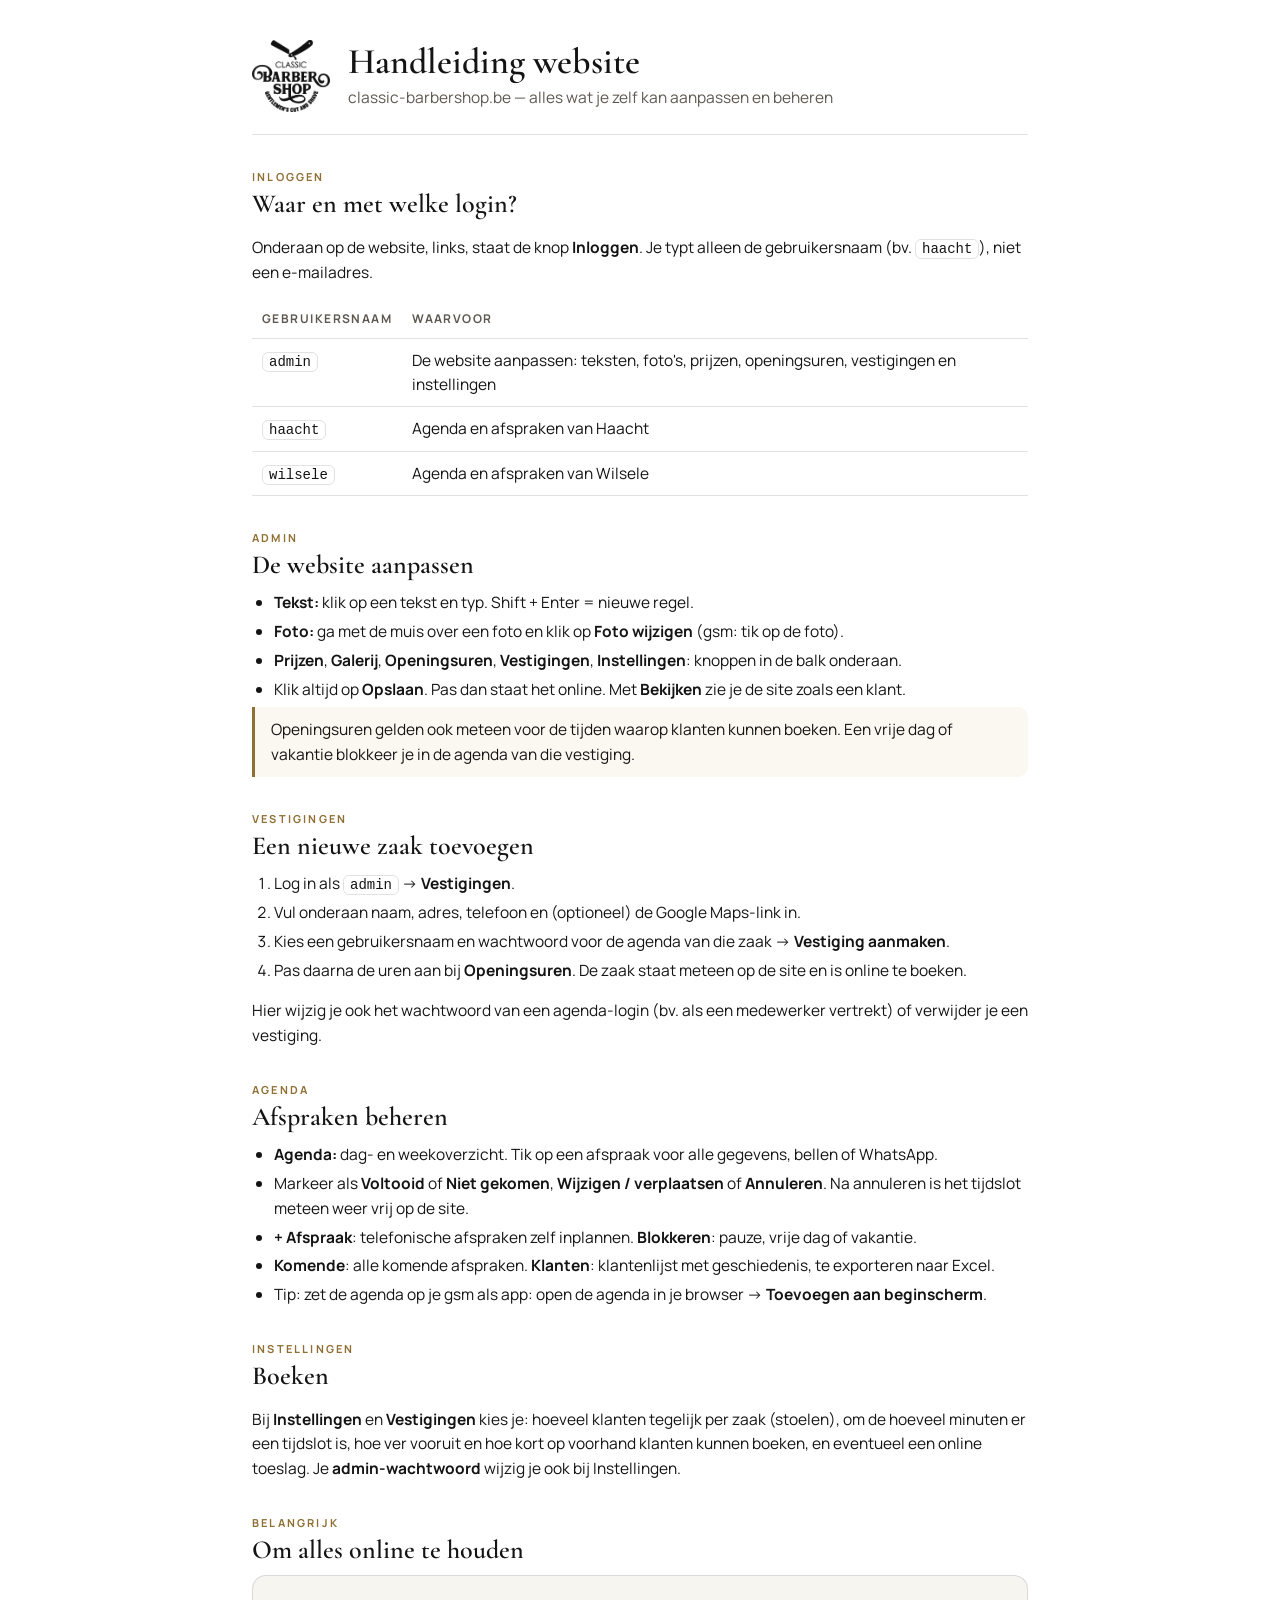
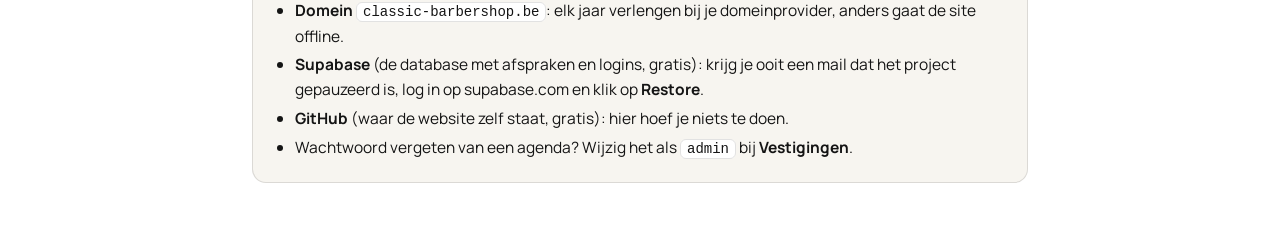
<file: handleiding.html>
<!doctype html>
<html lang="nl-BE">
<head>
  <meta charset="utf-8">
  <meta name="viewport" content="width=device-width, initial-scale=1">
  <title>Handleiding — Classic Barbershop website</title>
  <meta name="robots" content="noindex, nofollow">
  <link rel="icon" type="image/png" href="img/icon-192.png">
  <link href="https://fonts.googleapis.com/css2?family=Cormorant+Garamond:wght@600&family=Manrope:wght@400;600;700&display=swap" rel="stylesheet">
  <style>
    :root { --ink: #141414; --muted: #5e5950; --gold: #8f6f33; --line: rgba(17,17,17,.12); --bg2: #f7f5f0; }
    * { box-sizing: border-box; }
    body { margin: 0; background: #fff; color: var(--ink); font: 15.5px/1.6 Manrope, system-ui, sans-serif; }
    main { max-width: 820px; margin: 0 auto; padding: 40px 22px 70px; }
    header { display: flex; align-items: center; gap: 18px; padding-bottom: 22px; border-bottom: 1px solid var(--line); }
    header img { height: 72px; }
    h1 { font: 600 36px/1.1 "Cormorant Garamond", Georgia, serif; margin: 0; }
    header p { margin: 4px 0 0; color: var(--muted); }
    h2 { font: 600 26px/1.2 "Cormorant Garamond", Georgia, serif; margin: 34px 0 10px; }
    h2 small { font: 700 11px Manrope, sans-serif; letter-spacing: .2em; text-transform: uppercase; color: var(--gold); display: block; margin-bottom: 4px; }
    .box { border: 1px solid var(--line); border-radius: 14px; padding: 16px 20px; background: var(--bg2); }
    table { width: 100%; border-collapse: collapse; margin: 6px 0; }
    td, th { text-align: left; padding: 9px 10px; border-bottom: 1px solid var(--line); vertical-align: top; }
    th { font-size: 12px; letter-spacing: .12em; text-transform: uppercase; color: var(--muted); font-weight: 700; }
    code { background: #fff; border: 1px solid var(--line); border-radius: 6px; padding: 1px 6px; font-size: 14px; }
    ol, ul { padding-left: 22px; margin: 6px 0; }
    li { margin: 4px 0; }
    .warn { border-left: 3px solid var(--gold); padding: 10px 16px; background: #fbf8f1; border-radius: 0 10px 10px 0; }
    @media print { main { padding: 0; } h2 { break-after: avoid; } .box, table { break-inside: avoid; } }
  </style>
</head>
<body>
<main>
  <header>
    <img src="img/logo-dark.png" alt="Classic Barbershop">
    <div><h1>Handleiding website</h1><p>classic-barbershop.be — alles wat je zelf kan aanpassen en beheren</p></div>
  </header>

  <h2><small>Inloggen</small>Waar en met welke login?</h2>
  <p>Onderaan op de website, links, staat de knop <b>Inloggen</b>. Je typt alleen de gebruikersnaam (bv. <code>haacht</code>), niet een e-mailadres.</p>
  <table>
    <tr><th>Gebruikersnaam</th><th>Waarvoor</th></tr>
    <tr><td><code>admin</code></td><td>De website aanpassen: teksten, foto's, prijzen, openingsuren, vestigingen en instellingen</td></tr>
    <tr><td><code>haacht</code></td><td>Agenda en afspraken van Haacht</td></tr>
    <tr><td><code>wilsele</code></td><td>Agenda en afspraken van Wilsele</td></tr>
  </table>

  <h2><small>Admin</small>De website aanpassen</h2>
  <ul>
    <li><b>Tekst:</b> klik op een tekst en typ. Shift + Enter = nieuwe regel.</li>
    <li><b>Foto:</b> ga met de muis over een foto en klik op <b>Foto wijzigen</b> (gsm: tik op de foto).</li>
    <li><b>Prijzen</b>, <b>Galerij</b>, <b>Openingsuren</b>, <b>Vestigingen</b>, <b>Instellingen</b>: knoppen in de balk onderaan.</li>
    <li>Klik altijd op <b>Opslaan</b>. Pas dan staat het online. Met <b>Bekijken</b> zie je de site zoals een klant.</li>
  </ul>
  <div class="warn">Openingsuren gelden ook meteen voor de tijden waarop klanten kunnen boeken. Een vrije dag of vakantie blokkeer je in de agenda van die vestiging.</div>

  <h2><small>Vestigingen</small>Een nieuwe zaak toevoegen</h2>
  <ol>
    <li>Log in als <code>admin</code> → <b>Vestigingen</b>.</li>
    <li>Vul onderaan naam, adres, telefoon en (optioneel) de Google Maps-link in.</li>
    <li>Kies een gebruikersnaam en wachtwoord voor de agenda van die zaak → <b>Vestiging aanmaken</b>.</li>
    <li>Pas daarna de uren aan bij <b>Openingsuren</b>. De zaak staat meteen op de site en is online te boeken.</li>
  </ol>
  <p>Hier wijzig je ook het wachtwoord van een agenda-login (bv. als een medewerker vertrekt) of verwijder je een vestiging.</p>

  <h2><small>Agenda</small>Afspraken beheren</h2>
  <ul>
    <li><b>Agenda:</b> dag- en weekoverzicht. Tik op een afspraak voor alle gegevens, bellen of WhatsApp.</li>
    <li>Markeer als <b>Voltooid</b> of <b>Niet gekomen</b>, <b>Wijzigen / verplaatsen</b> of <b>Annuleren</b>. Na annuleren is het tijdslot meteen weer vrij op de site.</li>
    <li><b>+ Afspraak</b>: telefonische afspraken zelf inplannen. <b>Blokkeren</b>: pauze, vrije dag of vakantie.</li>
    <li><b>Komende</b>: alle komende afspraken. <b>Klanten</b>: klantenlijst met geschiedenis, te exporteren naar Excel.</li>
    <li>Tip: zet de agenda op je gsm als app: open de agenda in je browser → <b>Toevoegen aan beginscherm</b>.</li>
  </ul>

  <h2><small>Instellingen</small>Boeken</h2>
  <p>Bij <b>Instellingen</b> en <b>Vestigingen</b> kies je: hoeveel klanten tegelijk per zaak (stoelen), om de hoeveel minuten er een tijdslot is, hoe ver vooruit en hoe kort op voorhand klanten kunnen boeken, en eventueel een online toeslag. Je <b>admin-wachtwoord</b> wijzig je ook bij Instellingen.</p>

  <h2><small>Belangrijk</small>Om alles online te houden</h2>
  <div class="box">
    <ul>
      <li><b>Domein</b> <code>classic-barbershop.be</code>: elk jaar verlengen bij je domeinprovider, anders gaat de site offline.</li>
      <li><b>Supabase</b> (de database met afspraken en logins, gratis): krijg je ooit een mail dat het project gepauzeerd is, log in op supabase.com en klik op <b>Restore</b>.</li>
      <li><b>GitHub</b> (waar de website zelf staat, gratis): hier hoef je niets te doen.</li>
      <li>Wachtwoord vergeten van een agenda? Wijzig het als <code>admin</code> bij <b>Vestigingen</b>.</li>
    </ul>
  </div>
</main>
</body>
</html>
</file>
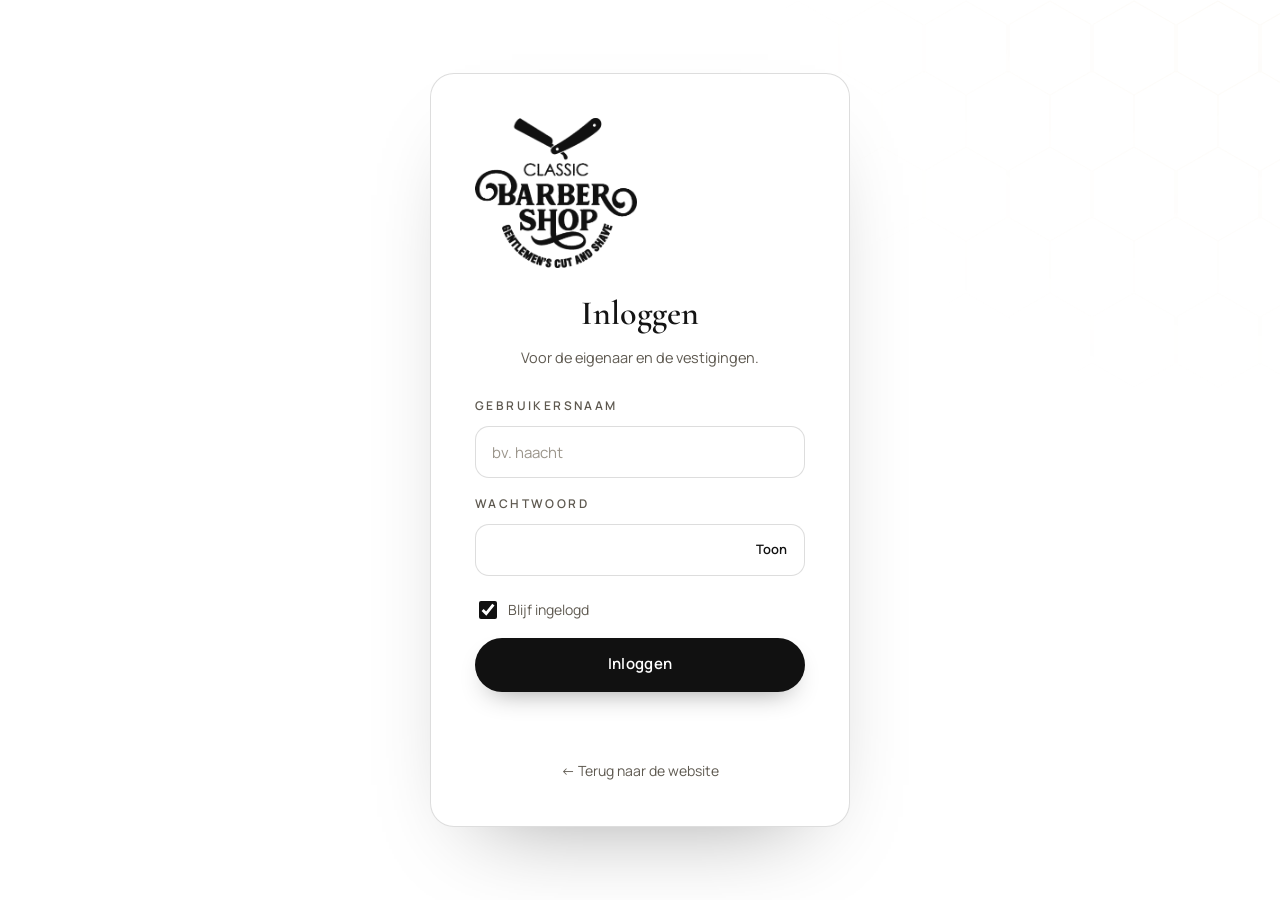
<file: login.html>
<!doctype html>
<html lang="nl-BE">
<head>
  <meta charset="utf-8">
  <meta name="viewport" content="width=device-width, initial-scale=1">
  <title>Inloggen — Classic Barbershop</title>
  <meta name="robots" content="noindex">
  <meta name="theme-color" content="#ffffff">
  <link rel="manifest" href="manifest.webmanifest">
  <link rel="apple-touch-icon" href="img/apple-touch-icon.png">
  <meta name="apple-mobile-web-app-capable" content="yes">
  <meta name="mobile-web-app-capable" content="yes">
  <meta name="apple-mobile-web-app-status-bar-style" content="default">
  <meta name="apple-mobile-web-app-title" content="Classic Agenda">
  <link rel="icon" type="image/png" href="img/icon-192.png">
  <link rel="preconnect" href="https://fonts.googleapis.com">
  <link rel="preconnect" href="https://fonts.gstatic.com" crossorigin>
  <link href="https://fonts.googleapis.com/css2?family=Cormorant+Garamond:ital,wght@0,500;0,600;0,700;1,500;1,600&family=Manrope:wght@400;500;600;700&family=Pinyon+Script&display=swap" rel="stylesheet">
  <link rel="stylesheet" href="styles.css?v=202610081330">
  <link rel="stylesheet" href="admin.css?v=202610081330">
  <link rel="stylesheet" href="theme.css?v=202610081330">
</head>
<body class="auth">
  <div class="hex hex--faint" aria-hidden="true"></div>
  <main class="auth__card">
    <a href="index.html" class="brand brand--lg auth__brand" aria-label="Terug naar de website"><img class="brand__logo" src="img/logo-dark.png" alt="Classic Barbershop — Gentlemen's cut and shave" width="63" height="58"></a>
    <h1 class="auth__title">Inloggen</h1>
    <p class="muted auth__lead">Voor de eigenaar en de vestigingen.</p>

    <form id="loginForm" novalidate>
      <label class="field"><span>Gebruikersnaam</span>
        <input type="text" id="user" autocomplete="username" autocapitalize="none" spellcheck="false" placeholder="bv. haacht" required></label>
      <label class="field"><span>Wachtwoord</span>
        <span class="pw">
          <input type="password" id="pass" autocomplete="current-password" required>
          <button type="button" class="pw__toggle" id="pwToggle" aria-label="Wachtwoord tonen">Toon</button>
        </span></label>
      <label class="ed-check auth__remember"><input type="checkbox" id="remember" checked> Blijf ingelogd</label>
      <button type="submit" class="btn btn--gold btn--block" id="loginBtn">Inloggen</button>
      <p class="book__err" id="loginErr" role="alert"></p>
    </form>

    <p class="auth__demo" id="demoNote" hidden></p>
    <a href="index.html" class="auth__back">← Terug naar de website</a>
  </main>

  <script src="config.js?v=202610081330"></script>
  <script type="module" src="js/login.js?v=202610081330"></script>
</body>
</html>
</file>
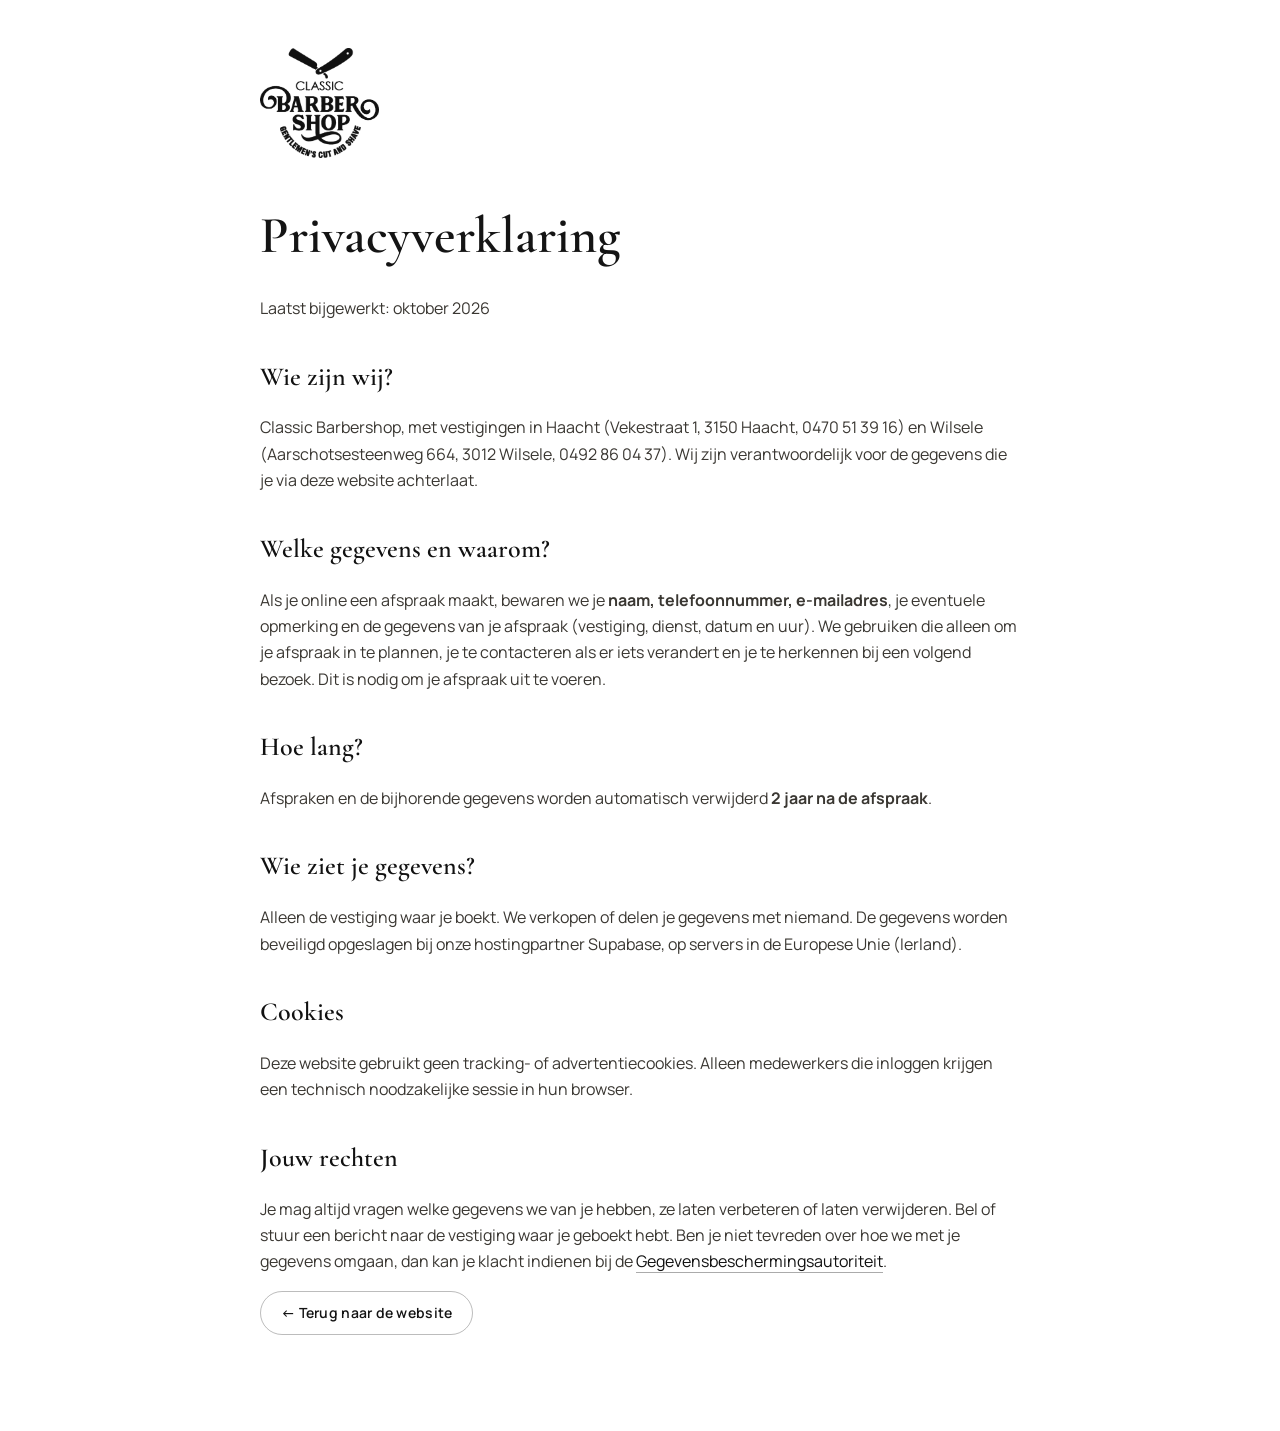
<file: privacy.html>
<!doctype html>
<html lang="nl-BE">
<head>
  <meta charset="utf-8">
  <meta name="viewport" content="width=device-width, initial-scale=1">
  <title>Privacyverklaring — Classic Barbershop</title>
  <meta name="description" content="Hoe Classic Barbershop omgaat met je gegevens bij het online boeken van een afspraak.">
  <meta name="theme-color" content="#ffffff">
  <link rel="icon" type="image/png" href="img/icon-192.png">
  <link rel="preconnect" href="https://fonts.googleapis.com">
  <link rel="preconnect" href="https://fonts.gstatic.com" crossorigin>
  <link href="https://fonts.googleapis.com/css2?family=Cormorant+Garamond:ital,wght@0,500;0,600;0,700;1,500;1,600&family=Manrope:wght@400;500;600;700&family=Pinyon+Script&display=swap" rel="stylesheet">
  <link rel="stylesheet" href="styles.css?v=202610081330">
  <link rel="stylesheet" href="admin.css?v=202610081330">
  <link rel="stylesheet" href="theme.css?v=202610081330">
</head>
<body class="legal">
  <main class="container legal__in">
    <a href="index.html" class="brand brand--lg" aria-label="Terug naar de website"><img class="brand__logo" src="img/logo-dark.png" alt="Classic Barbershop — Gentlemen's cut and shave" width="63" height="58"></a>
    <h1>Privacyverklaring</h1>
    <p class="muted">Laatst bijgewerkt: oktober 2026</p>

    <h2>Wie zijn wij?</h2>
    <p>Classic Barbershop, met vestigingen in Haacht (Vekestraat 1, 3150 Haacht, 0470 51 39 16) en Wilsele (Aarschotsesteenweg 664, 3012 Wilsele, 0492 86 04 37). Wij zijn verantwoordelijk voor de gegevens die je via deze website achterlaat.</p>

    <h2>Welke gegevens en waarom?</h2>
    <p>Als je online een afspraak maakt, bewaren we je <strong>naam, telefoonnummer, e-mailadres</strong>, je eventuele opmerking en de gegevens van je afspraak (vestiging, dienst, datum en uur). We gebruiken die alleen om je afspraak in te plannen, je te contacteren als er iets verandert en je te herkennen bij een volgend bezoek. Dit is nodig om je afspraak uit te voeren.</p>

    <h2>Hoe lang?</h2>
    <p>Afspraken en de bijhorende gegevens worden automatisch verwijderd <strong>2 jaar na de afspraak</strong>.</p>

    <h2>Wie ziet je gegevens?</h2>
    <p>Alleen de vestiging waar je boekt. We verkopen of delen je gegevens met niemand. De gegevens worden beveiligd opgeslagen bij onze hostingpartner Supabase, op servers in de Europese Unie (Ierland).</p>

    <h2>Cookies</h2>
    <p>Deze website gebruikt geen tracking- of advertentiecookies. Alleen medewerkers die inloggen krijgen een technisch noodzakelijke sessie in hun browser.</p>

    <h2>Jouw rechten</h2>
    <p>Je mag altijd vragen welke gegevens we van je hebben, ze laten verbeteren of laten verwijderen. Bel of stuur een bericht naar de vestiging waar je geboekt hebt. Ben je niet tevreden over hoe we met je gegevens omgaan, dan kan je klacht indienen bij de <a href="https://www.gegevensbeschermingsautoriteit.be" target="_blank" rel="noopener">Gegevensbeschermingsautoriteit</a>.</p>

    <p><a href="index.html" class="btn btn--ghost btn--sm">← Terug naar de website</a></p>
  </main>
</body>
</html>
</file>
<file: styles.css>
/* =========================================================
   Sam Barbershop — premium one-pager
   Palet: diep zwart + warm goud (afgeleid van het logo)
   ========================================================= */

:root {
  --bg: #0a0907;
  --bg-2: #12100c;
  --bg-3: #1a1712;
  --line: rgba(212, 175, 106, .16);
  --line-2: rgba(255, 255, 255, .07);
  --text: #f3ede2;
  --muted: #a39a8a;
  --gold: #d4af6a;
  --gold-2: #f1d9a0;
  --gold-3: #a8823f;
  --gold-grad: linear-gradient(115deg, #a8823f 0%, #f1d9a0 38%, #d4af6a 60%, #8f6c30 100%);
  --radius: 18px;
  --serif: "Cormorant Garamond", Georgia, serif;
  --sans: "Manrope", system-ui, -apple-system, Segoe UI, sans-serif;
  --script: "Pinyon Script", cursive;
  --ease: cubic-bezier(.2, .7, .2, 1);
  --nav-h: 76px;
}

*, *::before, *::after { box-sizing: border-box; }
html { scroll-behavior: smooth; scroll-padding-top: var(--nav-h); -webkit-text-size-adjust: 100%; }
body {
  margin: 0;
  background: var(--bg);
  color: var(--text);
  font-family: var(--sans);
  font-size: 16px;
  line-height: 1.65;
  -webkit-font-smoothing: antialiased;
  overflow-x: hidden;
}
img { display: block; max-width: 100%; }
a { color: inherit; text-decoration: none; }
button { font: inherit; color: inherit; background: none; border: 0; cursor: pointer; }
::selection { background: var(--gold); color: #000; }

.container { width: min(1200px, 100% - 40px); margin-inline: auto; }
.sr-only { position: absolute; width: 1px; height: 1px; overflow: hidden; clip: rect(0 0 0 0); }
.muted { color: var(--muted); }

/* grain over alles voor een filmische look */
body::after {
  content: ""; position: fixed; inset: 0; pointer-events: none; z-index: 100; opacity: .05;
  background-image: url("data:image/svg+xml,%3Csvg xmlns='http://www.w3.org/2000/svg' width='160' height='160'%3E%3Cfilter id='n'%3E%3CfeTurbulence type='fractalNoise' baseFrequency='.9' numOctaves='2' stitchTiles='stitch'/%3E%3C/filter%3E%3Crect width='100%25' height='100%25' filter='url(%23n)'/%3E%3C/svg%3E");
}

/* ---------- typografie ---------- */
.eyebrow {
  display: inline-flex; align-items: center; gap: 12px;
  margin: 0 0 18px;
  font-size: 12px; font-weight: 600; letter-spacing: .28em; text-transform: uppercase;
  color: var(--gold);
}
.eyebrow::before { content: ""; width: 28px; height: 1px; background: var(--gold); }

.h2 {
  margin: 0 0 22px;
  font-family: var(--serif); font-weight: 600;
  font-size: clamp(2.4rem, 5vw, 4rem); line-height: 1.02; letter-spacing: -.01em;
}
.h2 em { font-style: italic; font-weight: 500; }

.gold-text {
  background: var(--gold-grad);
  -webkit-background-clip: text; background-clip: text;
  color: transparent;
}
.script { font-family: var(--script); font-weight: 400; }

.stars { color: var(--gold); letter-spacing: .12em; font-size: 14px; }
.stars--lg { font-size: 22px; }

/* ---------- knoppen ---------- */
.btn {
  position: relative; isolation: isolate;
  display: inline-flex; align-items: center; justify-content: center; gap: 10px;
  height: 54px; padding: 0 28px; border-radius: 999px;
  font-weight: 600; font-size: 15px; letter-spacing: .02em;
  transition: transform .35s var(--ease), box-shadow .35s var(--ease), background .35s, color .35s, border-color .35s;
  white-space: nowrap;
}
.btn svg { width: 18px; height: 18px; fill: none; stroke: currentColor; stroke-width: 2; stroke-linecap: round; stroke-linejoin: round; transition: transform .35s var(--ease); }
.btn:hover svg { transform: translateX(3px); }
.btn--gold {
  color: #1a1408;
  background: var(--gold-grad); background-size: 200% 100%; background-position: 0 0;
  box-shadow: 0 10px 30px -10px rgba(212, 175, 106, .55), inset 0 1px 0 rgba(255,255,255,.4);
}
.btn--gold:hover { background-position: 100% 0; transform: translateY(-2px); box-shadow: 0 16px 40px -12px rgba(212, 175, 106, .7), inset 0 1px 0 rgba(255,255,255,.4); }
.btn--ghost { border: 1px solid rgba(243, 237, 226, .22); color: var(--text); }
.btn--ghost:hover { border-color: var(--gold); color: var(--gold-2); transform: translateY(-2px); }
.btn--sm { height: 44px; padding: 0 20px; font-size: 14px; }
.btn--block { width: 100%; }
.btn .wa { fill: currentColor; stroke: none; width: 20px; height: 20px; }

.link-arrow {
  display: inline-flex; align-items: center; gap: 8px;
  color: var(--gold); font-weight: 600; font-size: 15px;
  border-bottom: 1px solid transparent; transition: border-color .3s, gap .3s;
}
.link-arrow svg { width: 16px; height: 16px; fill: none; stroke: currentColor; stroke-width: 2; }
.link-arrow:hover { border-color: var(--gold); gap: 12px; }

/* ---------- hexagon-motief (verwijzing naar het lichtplafond) ---------- */
.hex {
  position: absolute; inset: 0; pointer-events: none;
  background-image: url("data:image/svg+xml,%3Csvg xmlns='http://www.w3.org/2000/svg' width='84' height='146' viewBox='0 0 84 146'%3E%3Cg fill='none' stroke='%23d4af6a' stroke-width='1.2'%3E%3Cpath d='M42 1 83 24.5v47L42 95 1 71.5v-47z'/%3E%3Cpath d='M42 95v51M1 71.5-41 95M83 71.5 125 95'/%3E%3C/g%3E%3C/svg%3E");
  background-size: 84px 146px;
  opacity: .14;
  -webkit-mask-image: radial-gradient(ellipse 70% 60% at 70% 40%, #000 0%, transparent 75%);
          mask-image: radial-gradient(ellipse 70% 60% at 70% 40%, #000 0%, transparent 75%);
}
.hex--faint { opacity: .06; -webkit-mask-image: radial-gradient(ellipse 60% 70% at 100% 0%, #000, transparent 70%); mask-image: radial-gradient(ellipse 60% 70% at 100% 0%, #000, transparent 70%); }

/* ---------- reveal-animaties ---------- */
.reveal { opacity: 0; transform: translateY(28px); transition: opacity 1s var(--ease), transform 1s var(--ease); }
.reveal.in { opacity: 1; transform: none; }
@media (prefers-reduced-motion: reduce) {
  .reveal { opacity: 1; transform: none; transition: none; }
  html { scroll-behavior: auto; }
  .marquee__track, .scroll-hint span { animation: none !important; }
}

/* =========================================================
   NAV
   ========================================================= */
.nav {
  position: fixed; inset: 0 0 auto; z-index: 50; height: var(--nav-h);
  transition: background .4s, border-color .4s, backdrop-filter .4s;
  border-bottom: 1px solid transparent;
}
.nav.scrolled {
  background: rgba(10, 9, 7, .78);
  -webkit-backdrop-filter: blur(16px) saturate(140%); backdrop-filter: blur(16px) saturate(140%);
  border-color: var(--line-2);
}
.nav__inner { height: 100%; display: flex; align-items: center; gap: 32px; }
.nav__links { display: flex; gap: 34px; margin-left: auto; }
.nav__links a { font-size: 14px; font-weight: 500; color: rgba(243,237,226,.75); position: relative; transition: color .3s; }
.nav__links a::after { content: ""; position: absolute; left: 0; right: 0; bottom: -6px; height: 1px; background: var(--gold); transform: scaleX(0); transform-origin: right; transition: transform .4s var(--ease); }
.nav__links a:hover { color: var(--text); }
.nav__links a:hover::after { transform: scaleX(1); transform-origin: left; }

.brand { display: inline-grid; grid-template-columns: auto auto; align-items: end; column-gap: 4px; line-height: 1; }
.brand__script { font-family: var(--script); font-size: 40px; background: var(--gold-grad); -webkit-background-clip: text; background-clip: text; color: transparent; padding: 6px 4px 0 2px; grid-row: span 2; }
.brand__stars { font-size: 9px; color: var(--gold); letter-spacing: .25em; align-self: center; margin-top: 8px; }
.brand__sub { font-size: 8.5px; letter-spacing: .38em; text-transform: uppercase; color: var(--muted); align-self: start; }
.brand--lg .brand__script { font-size: 56px; }
.brand--lg .brand__stars { font-size: 11px; }
.brand--lg .brand__sub { font-size: 10px; }

.nav__burger { display: none; width: 44px; height: 44px; margin-left: auto; position: relative; }
.nav__burger span { position: absolute; left: 11px; right: 11px; height: 1.5px; background: var(--text); transition: transform .4s var(--ease), top .4s var(--ease); }
.nav__burger span:first-child { top: 17px; }
.nav__burger span:last-child { top: 26px; }
.nav__burger[aria-expanded="true"] span:first-child { top: 21px; transform: rotate(45deg); }
.nav__burger[aria-expanded="true"] span:last-child { top: 21px; transform: rotate(-45deg); }

.drawer {
  position: fixed; inset: 0; z-index: 45; background: rgba(10, 9, 7, .97);
  display: grid; place-items: center;
  opacity: 0; visibility: hidden; transition: opacity .45s var(--ease), visibility .45s;
}
.drawer.open { opacity: 1; visibility: visible; }
.drawer nav { display: grid; gap: 22px; text-align: center; }
.drawer nav a:not(.btn) { font-family: var(--serif); font-size: 40px; font-weight: 600; }
.drawer .btn { margin-top: 16px; }

/* =========================================================
   HERO
   ========================================================= */
.hero { position: relative; min-height: 100svh; display: flex; align-items: center; padding: calc(var(--nav-h) + 40px) 0 90px; overflow: hidden; }
.hero__bg { position: absolute; inset: 0; }
.hero__glow { position: absolute; width: 900px; height: 900px; right: -200px; top: -200px; background: radial-gradient(circle, rgba(212,175,106,.18), transparent 62%); filter: blur(10px); }
.hero__grid { position: relative; display: grid; grid-template-columns: 1.05fr 1fr; gap: 60px; align-items: center; }

.hero__title { margin: 0 0 26px; font-family: var(--serif); font-weight: 600; font-size: clamp(3.6rem, 9vw, 7.6rem); line-height: .9; letter-spacing: -.02em; }
.hero__title span { display: block; }
.hero__title .script { font-size: 1.22em; line-height: 1.05; padding: 0 .1em .08em 0; margin-top: -.05em; }
.hero__lead { max-width: 470px; font-size: 18px; color: var(--muted); margin: 0 0 36px; }
.hero__actions { display: flex; flex-wrap: wrap; gap: 14px; }

.rating { display: inline-flex; align-items: center; gap: 16px; margin-top: 44px; padding: 14px 22px 14px 14px; border: 1px solid var(--line); border-radius: 999px; background: rgba(255,255,255,.02); transition: border-color .3s, background .3s; }
.rating:hover { border-color: rgba(212,175,106,.45); background: rgba(212,175,106,.05); }
.rating__score { display: grid; place-items: center; width: 54px; height: 54px; border-radius: 50%; background: var(--gold-grad); color: #1a1408; font-family: var(--serif); font-weight: 700; font-size: 22px; }
.rating__meta { display: grid; font-size: 13px; color: var(--muted); line-height: 1.4; }

/* foto-waaier */
.hero__visual { position: relative; height: min(640px, 72vh); min-height: 480px; }
.card {
  position: absolute; margin: 0; border-radius: 22px; overflow: hidden;
  aspect-ratio: 9 / 16; width: 46%;
  box-shadow: 0 40px 80px -30px rgba(0,0,0,.9), 0 0 0 1px rgba(212,175,106,.22);
  transition: transform 1.1s var(--ease);
  will-change: transform;
}
.card img { width: 100%; height: 100%; object-fit: cover; }
.card::after { content: ""; position: absolute; inset: 0; background: linear-gradient(180deg, transparent 55%, rgba(10,9,7,.55)); }
.card--a { left: 0; top: 12%; transform: rotate(-7deg); z-index: 1; }
.card--b { left: 27%; top: 0; z-index: 3; width: 50%; transform: rotate(1deg); }
.card--c { right: 0; top: 16%; transform: rotate(8deg); z-index: 2; }

.badge-open {
  position: absolute; z-index: 4; left: 8%; bottom: 2%;
  display: inline-flex; align-items: center; gap: 10px; padding: 12px 18px; border-radius: 999px;
  background: rgba(18,16,12,.82); -webkit-backdrop-filter: blur(12px); backdrop-filter: blur(12px);
  border: 1px solid var(--line); font-size: 13px; font-weight: 600;
}
.dot { width: 8px; height: 8px; border-radius: 50%; background: var(--muted); }
.is-open .dot { background: #5fd38a; box-shadow: 0 0 0 0 rgba(95,211,138,.6); animation: pulse 2s infinite; }
.is-closed .dot { background: #d9735f; }
@keyframes pulse { 70% { box-shadow: 0 0 0 10px rgba(95,211,138,0); } 100% { box-shadow: 0 0 0 0 rgba(95,211,138,0); } }

.scroll-hint { position: absolute; left: 50%; bottom: 26px; translate: -50% 0; width: 26px; height: 42px; border: 1px solid rgba(243,237,226,.25); border-radius: 20px; }
.scroll-hint span { position: absolute; left: 50%; top: 9px; width: 3px; height: 8px; margin-left: -1.5px; border-radius: 2px; background: var(--gold); animation: scrolly 2s infinite var(--ease); }
@keyframes scrolly { 0% { opacity: 0; transform: translateY(0); } 30% { opacity: 1; } 100% { opacity: 0; transform: translateY(14px); } }

/* =========================================================
   MARQUEE
   ========================================================= */
.marquee { border-block: 1px solid var(--line); background: var(--bg-2); overflow: hidden; padding: 22px 0; }
.marquee__track { display: flex; width: max-content; gap: 36px; align-items: center; animation: marquee 38s linear infinite; }
.marquee span { font-family: var(--serif); font-size: clamp(1.6rem, 3vw, 2.3rem); font-style: italic; font-weight: 500; white-space: nowrap; }
.marquee i { color: var(--gold); font-style: normal; font-size: 14px; }
@keyframes marquee { to { transform: translateX(-50%); } }

/* =========================================================
   SECTIES
   ========================================================= */
.section { position: relative; padding: clamp(90px, 12vw, 150px) 0; }
.section__head { margin-bottom: 56px; max-width: 640px; }
.section__head--row { max-width: none; display: flex; justify-content: space-between; align-items: end; gap: 24px; flex-wrap: wrap; }

/* over */
.about__grid { display: grid; grid-template-columns: 1fr 1fr; gap: clamp(40px, 7vw, 100px); align-items: center; }
.about__media { position: relative; padding-right: 18%; padding-bottom: 14%; }
.about__media img:first-child { width: 100%; aspect-ratio: 4 / 5; object-fit: cover; border-radius: var(--radius); box-shadow: 0 0 0 1px var(--line); }
.about__media-sm { position: absolute; right: 0; bottom: 0; width: 46%; aspect-ratio: 3 / 4; object-fit: cover; border-radius: 14px; border: 6px solid var(--bg); box-shadow: 0 30px 60px -20px rgba(0,0,0,.8); }
.about__copy p:not(.eyebrow) { color: var(--muted); font-size: 17px; margin: 0 0 18px; max-width: 520px; }

.stats { display: grid; grid-template-columns: repeat(4, 1fr); gap: 0; margin: 42px 0 0; border-top: 1px solid var(--line); }
.stats div { padding: 22px 0 0; }
.stats div + div { padding-left: 18px; border-left: 1px solid var(--line-2); }
.stats dt { font-family: var(--serif); font-size: 42px; font-weight: 600; line-height: 1; }
.stats dt span { color: var(--gold); font-size: .55em; vertical-align: super; margin-left: 2px; }
.stats dd { margin: 8px 0 0; font-size: 12px; letter-spacing: .14em; text-transform: uppercase; color: var(--muted); }

/* diensten */
.services { background: var(--bg-2); overflow: hidden; }
.menu { display: grid; grid-template-columns: 1fr 1fr; gap: 28px; }
.menu__col { padding: clamp(28px, 4vw, 44px); border: 1px solid var(--line); border-radius: var(--radius); background: linear-gradient(180deg, rgba(255,255,255,.025), transparent); }
.menu__cat { margin: 0 0 18px; font-size: 12px; font-weight: 600; letter-spacing: .28em; text-transform: uppercase; color: var(--gold); }
.menu ul { list-style: none; margin: 0; padding: 0; }
.menu li { position: relative; padding: 22px 0; border-bottom: 1px solid var(--line-2); transition: padding .4s var(--ease); }
.menu li:last-child { border-bottom: 0; padding-bottom: 0; }
.menu li:hover { padding-left: 8px; }
.menu__row { display: flex; align-items: baseline; gap: 14px; }
.menu__row span { font-family: var(--serif); font-size: 26px; font-weight: 600; line-height: 1.1; }
.menu__row small { font-family: var(--sans); font-size: 13px; font-weight: 500; color: var(--muted); }
.menu__row i { flex: 1; border-bottom: 1px dashed rgba(212,175,106,.3); transform: translateY(-6px); }
.menu__row b { font-family: var(--serif); font-size: 26px; font-weight: 600; color: var(--gold-2); }
.menu li p { margin: 6px 0 0; color: var(--muted); font-size: 14.5px; max-width: 90%; }
.menu__featured .menu__row span { color: var(--gold-2); }
.tag { position: absolute; top: 18px; right: 70px; font-size: 10px; font-weight: 700; letter-spacing: .18em; text-transform: uppercase; color: #1a1408; background: var(--gold-grad); padding: 4px 10px; border-radius: 99px; }
.menu__note { margin: 26px 0 0; color: var(--muted); font-size: 14px; text-align: center; }

/* werk / galerij */
.gallery { display: grid; grid-template-columns: repeat(4, 1fr); grid-auto-rows: 260px; gap: 16px; }
.gallery__item { position: relative; overflow: hidden; border-radius: 16px; padding: 0; background: var(--bg-3); }
.gallery__item.g-tall { grid-row: span 2; }
.gallery__item.g-wide { grid-column: span 2; }
.gallery__item.g-wide img { object-position: center 35%; }
.gallery__item img { width: 100%; height: 100%; object-fit: cover; transition: transform 1.1s var(--ease), filter .6s; filter: saturate(.9); }
.gallery__item::after { content: ""; position: absolute; inset: 0; background: linear-gradient(180deg, transparent 50%, rgba(10,9,7,.85)); opacity: .7; transition: opacity .5s; }
.gallery__item span { position: absolute; left: 18px; bottom: 16px; z-index: 1; font-family: var(--serif); font-style: italic; font-size: 22px; font-weight: 600; transform: translateY(6px); opacity: .9; transition: transform .5s var(--ease), color .4s; }
.gallery__item:hover img { transform: scale(1.06); filter: saturate(1.05); }
.gallery__item:hover::after { opacity: 1; }
.gallery__item:hover span { transform: none; color: var(--gold-2); }
.gallery__item:focus-visible { outline: 2px solid var(--gold); outline-offset: 3px; }

/* reviews */
.reviews { background: var(--bg-2); border-block: 1px solid var(--line-2); }
.reviews__grid { display: grid; grid-template-columns: .8fr 2fr; gap: clamp(40px, 6vw, 80px); align-items: center; }
.big-score { font-family: var(--serif); font-weight: 600; font-size: clamp(6rem, 12vw, 9rem); line-height: .9; background: var(--gold-grad); -webkit-background-clip: text; background-clip: text; color: transparent; }
.reviews__score .stars { margin: 6px 0 12px; }
.reviews__score p { margin: 0 0 20px; }
.quotes { display: grid; grid-template-columns: repeat(3, 1fr); gap: 18px; }
.quote { margin: 0; padding: 30px 26px; border-radius: var(--radius); border: 1px solid var(--line-2); background: var(--bg); display: flex; flex-direction: column; transition: border-color .4s, transform .5s var(--ease); }
.quote:hover { border-color: var(--line); transform: translateY(-4px); }
.quote p { flex: 1; margin: 14px 0 24px; font-family: var(--serif); font-size: 21px; line-height: 1.35; font-style: italic; }
.quote footer { display: flex; align-items: center; gap: 12px; font-size: 14px; }
.quote footer span:last-child { display: grid; line-height: 1.3; }
.quote small { color: var(--muted); font-size: 12px; }
.avatar { display: grid; place-items: center; width: 40px; height: 40px; border-radius: 50%; background: var(--bg-3); border: 1px solid var(--line); color: var(--gold); font-family: var(--serif); font-weight: 700; font-size: 18px; }

/* boeken */
.booking { overflow: hidden; }
.booking__grid { position: relative; display: grid; grid-template-columns: .85fr 1.15fr; gap: clamp(40px, 7vw, 100px); align-items: start; }
.booking__grid > *, .about__grid > *, .hero__grid > * { min-width: 0; }
.booking__intro { position: sticky; top: calc(var(--nav-h) + 40px); }
.booking__intro > p:not(.eyebrow) { color: var(--muted); font-size: 17px; max-width: 420px; }
.checks { list-style: none; padding: 0; margin: 30px 0 0; display: grid; gap: 12px; }
.checks li { display: flex; gap: 12px; align-items: center; color: var(--text); }
.checks li::before { content: "✓"; display: grid; place-items: center; width: 24px; height: 24px; border-radius: 50%; border: 1px solid var(--line); color: var(--gold); font-size: 12px; }
.checks a { color: var(--gold); border-bottom: 1px solid rgba(212,175,106,.4); }

.book { padding: clamp(24px, 4vw, 40px); border-radius: 24px; border: 1px solid var(--line); background: linear-gradient(180deg, var(--bg-2), var(--bg)); box-shadow: 0 50px 100px -50px rgba(0,0,0,.9); }
.book fieldset { border: 0; padding: 0; margin: 0 0 26px; min-width: 0; }
.book legend { font-size: 12px; font-weight: 600; letter-spacing: .2em; text-transform: uppercase; color: var(--muted); margin-bottom: 12px; padding: 0; }

.seg { display: grid; grid-template-columns: 1fr 1fr; gap: 10px; }
.seg input, .days input, .slots input { position: absolute; opacity: 0; pointer-events: none; }
.seg span { display: grid; padding: 14px 18px; border-radius: 14px; border: 1px solid var(--line-2); background: rgba(255,255,255,.02); cursor: pointer; font-weight: 600; transition: border-color .3s, background .3s; }
.seg small { font-weight: 500; font-size: 12.5px; color: var(--muted); }
.seg input:checked + span { border-color: var(--gold); background: rgba(212,175,106,.08); }
.seg input:focus-visible + span, .days input:focus-visible + span, .slots input:focus-visible + span { outline: 2px solid var(--gold); outline-offset: 2px; }

.book select, .field input {
  width: 100%; height: 52px; padding: 0 16px; border-radius: 14px;
  border: 1px solid var(--line-2); background: rgba(255,255,255,.03); color: var(--text);
  font: inherit; font-size: 15px; transition: border-color .3s;
}
.book select { appearance: none; -webkit-appearance: none; cursor: pointer;
  background-image: url("data:image/svg+xml,%3Csvg xmlns='http://www.w3.org/2000/svg' width='12' height='8'%3E%3Cpath d='M1 1l5 5 5-5' fill='none' stroke='%23d4af6a' stroke-width='1.6'/%3E%3C/svg%3E");
  background-repeat: no-repeat; background-position: right 18px center; }
.book select option { background: var(--bg-2); color: var(--text); }
.book select:focus, .field input:focus { outline: none; border-color: var(--gold); }
.field input::placeholder { color: #6d655a; }

.days { display: flex; gap: 8px; overflow-x: auto; padding-bottom: 6px; scroll-snap-type: x mandatory; scrollbar-width: thin; scrollbar-color: var(--gold-3) transparent; }
.days label { flex: 0 0 auto; scroll-snap-align: start; }
.days span { display: grid; place-items: center; width: 64px; padding: 10px 0; border-radius: 14px; border: 1px solid var(--line-2); cursor: pointer; transition: border-color .3s, background .3s, color .3s; }
.days span small { font-size: 11px; text-transform: uppercase; letter-spacing: .1em; color: var(--muted); }
.days span b { font-family: var(--serif); font-size: 24px; font-weight: 600; line-height: 1.1; }
.days span em { font-style: normal; font-size: 11px; color: var(--muted); }
.days input:checked + span { background: var(--gold-grad); border-color: transparent; color: #1a1408; }
.days input:checked + span small, .days input:checked + span em { color: #3b2e12; }
.days input:disabled + span { opacity: .3; cursor: not-allowed; text-decoration: line-through; }

.slots { display: grid; grid-template-columns: repeat(auto-fill, minmax(78px, 1fr)); gap: 8px; }
.slots span { display: block; text-align: center; padding: 11px 0; border-radius: 12px; border: 1px solid var(--line-2); font-size: 14px; font-weight: 600; cursor: pointer; transition: border-color .3s, background .3s, color .3s; }
.slots span:hover { border-color: rgba(212,175,106,.5); }
.slots input:checked + span { background: var(--gold-grad); color: #1a1408; border-color: transparent; }
.slots input:disabled + span { opacity: .25; cursor: not-allowed; }
.slots__empty { grid-column: 1 / -1; color: var(--muted); font-size: 14px; margin: 0; }

.row2 { display: grid; grid-template-columns: 1fr 1fr; gap: 12px; }
.field span { display: block; font-size: 12px; font-weight: 600; letter-spacing: .2em; text-transform: uppercase; color: var(--muted); margin-bottom: 10px; }
.field small { letter-spacing: 0; text-transform: none; font-weight: 500; }

.book__summary { margin: 0 0 16px; padding: 14px 18px; border-radius: 14px; background: rgba(212,175,106,.06); border: 1px dashed rgba(212,175,106,.3); font-size: 14px; color: var(--gold-2); }
.book__err { min-height: 1.2em; margin: 12px 0 0; color: #e8907c; font-size: 14px; text-align: center; }

/* locaties */
.loc-grid { display: grid; grid-template-columns: 1fr 1fr; gap: 28px; }
.loc { border-radius: 22px; overflow: hidden; border: 1px solid var(--line-2); background: var(--bg-2); transition: border-color .4s; }
.loc:hover { border-color: var(--line); }
.loc__map { height: 240px; background: var(--bg-3); position: relative; }
.loc__map iframe { width: 100%; height: 100%; border: 0; filter: grayscale(1) invert(.92) contrast(.9) sepia(.25) hue-rotate(5deg); }
.loc__body { padding: 30px 32px 32px; }
.loc__top { display: flex; justify-content: space-between; align-items: center; gap: 12px; }
.loc h3 { margin: 0; font-family: var(--serif); font-size: 38px; font-weight: 600; }
.loc__addr { margin: 4px 0 20px; color: var(--muted); }
.status { display: inline-flex; align-items: center; gap: 8px; font-size: 13px; font-weight: 600; padding: 6px 12px; border-radius: 99px; border: 1px solid var(--line-2); }
.hours { list-style: none; margin: 0 0 26px; padding: 0; font-size: 14.5px; }
.hours li { display: flex; justify-content: space-between; padding: 7px 0; border-bottom: 1px solid var(--line-2); color: var(--muted); }
.hours li.today { color: var(--text); font-weight: 600; }
.hours li.today span:first-child::after { content: " · vandaag"; color: var(--gold); font-weight: 500; }
.loc__actions { display: flex; gap: 10px; flex-wrap: wrap; }

/* CTA */
.cta { position: relative; padding: clamp(110px, 14vw, 180px) 0; text-align: center; overflow: hidden; }
.cta__bg { position: absolute; inset: 0; }
.cta__bg img { width: 100%; height: 100%; object-fit: cover; filter: blur(2px) saturate(.7); transform: scale(1.08); }
.cta__bg::after { content: ""; position: absolute; inset: 0; background: radial-gradient(ellipse at center, rgba(10,9,7,.72), rgba(10,9,7,.95) 70%); }
.cta__inner { position: relative; }
.cta .h2 { font-size: clamp(2.8rem, 7vw, 5.4rem); }
.cta p { color: var(--muted); font-size: 18px; margin: 0 0 34px; }
.cta .hero__actions { justify-content: center; }

/* footer */
.footer { padding: 80px 0 40px; border-top: 1px solid var(--line-2); }
.footer__grid { display: grid; grid-template-columns: 1.4fr 1fr 1fr 1fr; gap: 40px; }
.footer h4 { margin: 8px 0 14px; font-size: 12px; font-weight: 600; letter-spacing: .24em; text-transform: uppercase; color: var(--gold); }
.footer p { margin: 0; font-size: 14.5px; line-height: 1.9; }
.footer a:not(.brand):hover { color: var(--gold-2); }
.social { display: inline-flex; align-items: center; gap: 10px; color: var(--muted); font-size: 14.5px; }
.social svg { width: 20px; height: 20px; fill: none; stroke: currentColor; stroke-width: 1.6; }
.footer__bottom { display: flex; justify-content: space-between; gap: 20px; margin-top: 60px; padding-top: 26px; border-top: 1px solid var(--line-2); font-size: 13px; color: var(--muted); }

/* mobiele boekbalk */
.mbar { display: none; }

/* lightbox */
.lightbox { position: fixed; inset: 0; z-index: 90; background: rgba(5,4,3,.94); display: grid; place-items: center; opacity: 0; visibility: hidden; transition: opacity .4s, visibility .4s; }
.lightbox.open { opacity: 1; visibility: visible; }
.lightbox figure { margin: 0; text-align: center; }
.lightbox img { max-height: 82vh; max-width: 90vw; border-radius: 16px; box-shadow: 0 0 0 1px var(--line); }
.lightbox figcaption { margin-top: 16px; font-family: var(--serif); font-style: italic; font-size: 22px; color: var(--gold-2); }
.lightbox__close { position: absolute; top: 20px; right: 24px; width: 48px; height: 48px; border-radius: 50%; border: 1px solid var(--line); font-size: 18px; }
.lightbox__nav { position: absolute; top: 50%; translate: 0 -50%; width: 56px; height: 56px; border-radius: 50%; border: 1px solid var(--line); font-size: 32px; line-height: 1; transition: background .3s, color .3s; }
.lightbox__nav:hover, .lightbox__close:hover { background: var(--gold); color: #1a1408; }
.lightbox__prev { left: 24px; }
.lightbox__next { right: 24px; }

/* =========================================================
   RESPONSIVE
   ========================================================= */
@media (max-width: 1080px) {
  .quotes { grid-template-columns: 1fr 1fr; }
  .quotes .quote:last-child { grid-column: span 2; }
  .reviews__grid { grid-template-columns: 1fr; }
  .footer__grid { grid-template-columns: 1fr 1fr; }
}

@media (max-width: 900px) {
  :root { --nav-h: 68px; }
  .nav__links, .nav__cta { display: none; }
  .nav__burger { display: block; }

  .hero { padding-top: calc(var(--nav-h) + 24px); min-height: auto; }
  .hero__grid { grid-template-columns: 1fr; gap: 40px; }
  .hero__visual { height: 480px; min-height: 0; max-width: 520px; width: 100%; margin-inline: auto; }
  .scroll-hint { display: none; }

  .about__grid, .booking__grid, .menu, .loc-grid { grid-template-columns: 1fr; }
  .about__media { max-width: 520px; }
  .booking__intro { position: static; }
  .gallery { grid-template-columns: repeat(2, 1fr); grid-auto-rows: 220px; }

  .mbar {
    display: flex; gap: 10px; position: fixed; z-index: 40; left: 12px; right: 12px; bottom: 12px;
    padding: 8px; border-radius: 999px; background: rgba(18,16,12,.88);
    -webkit-backdrop-filter: blur(14px); backdrop-filter: blur(14px); border: 1px solid var(--line);
    transform: translateY(140%); transition: transform .5s var(--ease);
  }
  .mbar.show { transform: none; }
  .mbar .btn { height: 48px; }
  .mbar__call { flex: 0 0 48px; height: 48px; display: grid; place-items: center; border-radius: 50%; border: 1px solid var(--line); color: var(--gold); }
  .mbar__call svg { width: 20px; height: 20px; fill: none; stroke: currentColor; stroke-width: 1.8; }
  .footer { padding-bottom: 110px; }
}

@media (max-width: 600px) {
  .container { width: calc(100% - 32px); }
  .hero__title { font-size: clamp(3.4rem, 17vw, 4.6rem); }
  .hero__lead { font-size: 16.5px; }
  .hero__actions .btn { flex: 1 1 auto; }
  .hero__visual { height: 400px; }
  .rating { margin-top: 32px; }
  .stats { grid-template-columns: 1fr 1fr; }
  .stats div:nth-child(3) { padding-left: 0; border-left: 0; }
  .stats div:nth-child(n+3) { margin-top: 18px; }
  .menu__row span, .menu__row b { font-size: 22px; }
  .tag { position: static; display: inline-block; margin-top: 10px; }
  .gallery { grid-auto-rows: 180px; gap: 10px; }
  .gallery__item span { font-size: 18px; left: 12px; bottom: 10px; }
  .quotes { grid-template-columns: 1fr; }
  .quotes .quote:last-child { grid-column: auto; }
  .row2 { grid-template-columns: 1fr; }
  .loc__body { padding: 24px 22px 26px; }
  .footer__grid { grid-template-columns: 1fr; }
  .footer__bottom { flex-direction: column; }
  .lightbox__nav { display: none; }
}

/* ---- Classic Barbershop: kleine aanvullingen ---- */
.menu__col ul + .menu__cat { margin-top: 34px; }
.menu__cat small { font-size: 10px; letter-spacing: .14em; color: var(--muted); }
.footer .social + .social { margin-top: 10px; }
.footer .social { display: flex; }

/* ---- Boekingsflow in stappen (zoals op de site van Classic Barbershop) ---- */
.bstep__head { display: flex; justify-content: space-between; align-items: baseline; gap: 12px; flex-wrap: wrap; margin-bottom: 14px; }
.bstep__count { font-size: 12px; font-weight: 600; letter-spacing: .2em; text-transform: uppercase; color: var(--muted); }
.bstep__title { font-family: var(--serif); font-size: clamp(24px, 3vw, 30px); font-weight: 600; color: var(--text); }
.bstep__bar { height: 3px; border-radius: 3px; background: var(--line-2); overflow: hidden; margin-bottom: 26px; }
.bstep__bar span { display: block; height: 100%; width: 16%; background: var(--gold-grad); border-radius: 3px; transition: width .6s var(--ease); }
.bstep__body { animation: bstepIn .45s var(--ease); }
@keyframes bstepIn { from { opacity: 0; transform: translateX(18px); } }
.choices { display: grid; grid-template-columns: 1fr 1fr; gap: 10px; }
.choices--list { grid-template-columns: 1fr; }
.choice { all: unset; box-sizing: border-box; display: grid; gap: 2px; padding: 16px 18px; border-radius: 14px; border: 1px solid var(--line-2); background: rgba(255,255,255,.02); cursor: pointer; font-weight: 600; transition: border-color .3s, background .3s, transform .3s var(--ease); }
.choice:hover { border-color: rgba(212,175,106,.5); transform: translateY(-2px); }
.choice:focus-visible { outline: 2px solid var(--gold); outline-offset: 2px; }
.choice.is-active { border-color: var(--gold); background: rgba(212,175,106,.08); }
.choice small { font-weight: 500; font-size: 12.5px; color: var(--muted); }
.choice--row { grid-template-columns: 1fr auto; align-items: center; }
.choice--row b { font-family: var(--serif); font-size: 22px; font-weight: 600; background: var(--gold-grad); -webkit-background-clip: text; background-clip: text; color: transparent; }
.choice__ico { font-size: 22px; margin-bottom: 4px; }
.bfields { display: grid; gap: 16px; }
.bstep__sub { font-size: 12px; font-weight: 600; letter-spacing: .2em; text-transform: uppercase; color: var(--muted); margin: 22px 0 12px; }
.bstep__sub:first-child { margin-top: 0; }
.bnav { display: flex; justify-content: space-between; align-items: center; gap: 12px; margin-top: 26px; }
.bnav__back { all: unset; cursor: pointer; color: var(--muted); font-weight: 600; font-size: 14.5px; padding: 10px 0; transition: color .3s; }
.bnav__back:hover { color: var(--text); }
.bnav__back:focus-visible { outline: 2px solid var(--gold); outline-offset: 3px; border-radius: 6px; }
.bnav .btn { flex: 0 1 auto; }
.bsum { list-style: none; padding: 0; margin: 0 0 18px; border-top: 1px solid var(--line-2); }
.bsum li { display: flex; justify-content: space-between; gap: 16px; padding: 13px 0; border-bottom: 1px solid var(--line-2); font-size: 15px; }
.bsum li span { color: var(--muted); }
.bsum li strong { text-align: right; }
.bsum li.bsum__total strong { font-family: var(--serif); font-size: 22px; background: var(--gold-grad); -webkit-background-clip: text; background-clip: text; color: transparent; }
.bnote { font-size: 13px; color: var(--muted); margin: 0 0 6px; }
.bdone { text-align: center; padding: 10px 0; }
.bdone__ico { width: 64px; height: 64px; margin: 0 auto 14px; border-radius: 50%; display: grid; place-items: center; background: var(--gold-grad); color: #1a1408; font-size: 28px; font-weight: 700; }
@media (max-width: 560px) { .choices { grid-template-columns: 1fr; } .bnav { flex-wrap: wrap; } }

.checks li::before { flex: none; }
</file>
<file: admin.css>
/* =========================================================
   Login, bewerkmodus en agenda — zelfde zwart/goud als de site
   ========================================================= */

/* ---------- gedeeld ---------- */
.spinner { display: inline-block; width: 16px; height: 16px; margin-right: 8px; vertical-align: -3px; border: 2px solid currentColor; border-right-color: transparent; border-radius: 50%; animation: spin .7s linear infinite; }
@keyframes spin { to { transform: rotate(360deg); } }

#toasts { position: fixed; left: 50%; bottom: 96px; transform: translateX(-50%); z-index: 400; display: grid; gap: 8px; width: min(440px, calc(100% - 32px)); pointer-events: none; }
.toast { padding: 13px 18px; border-radius: 14px; background: #1c1913; border: 1px solid var(--line); color: var(--text); font-size: 14.5px; box-shadow: 0 20px 50px -20px rgba(0,0,0,.9); animation: toastIn .35s var(--ease); transition: opacity .4s, transform .4s; }
.toast.ok { border-color: rgba(212,175,106,.55); }
.toast.ok::before { content: "✓  "; color: var(--gold); font-weight: 700; }
.toast.bad { border-color: rgba(232,144,124,.6); color: #f3c3b7; }
.toast.out { opacity: 0; transform: translateY(8px); }
@keyframes toastIn { from { opacity: 0; transform: translateY(10px); } }

.ed-btn { display: inline-flex; align-items: center; justify-content: center; gap: 6px; height: 42px; padding: 0 18px; border-radius: 999px; font-weight: 600; font-size: 14px; white-space: nowrap; transition: background .25s, border-color .25s, color .25s, opacity .25s; }
.ed-btn--gold { background: var(--gold-grad); color: #1a1408; }
.ed-btn--gold:disabled { opacity: .55; cursor: default; }
.ed-btn--ghost { border: 1px solid rgba(243,237,226,.2); color: var(--text); }
.ed-btn--ghost:hover { border-color: var(--gold); color: var(--gold-2); }
.ed-btn--ok { background: rgba(120,190,130,.14); border: 1px solid rgba(120,190,130,.5); color: #bfe5c4; }
.ed-btn--danger { border: 1px solid rgba(232,144,124,.5); color: #f0b4a5; }
.ed-btn--danger:hover { background: rgba(232,144,124,.12); }
.ed-x { width: 38px; height: 38px; border-radius: 50%; border: 1px solid var(--line-2); color: var(--muted); flex: none; }
.ed-x:hover { color: var(--text); border-color: var(--gold); }
.ed-check { display: inline-flex; align-items: center; gap: 8px; font-size: 14px; color: var(--muted); cursor: pointer; }
.ed-check input { width: 18px; height: 18px; accent-color: var(--gold); }

/* ---------- footer-login (publieke site) ---------- */
.footer__left { display: flex; align-items: center; gap: 18px; flex-wrap: wrap; }
.footer__login { display: inline-flex; align-items: center; gap: 7px; padding: 7px 14px; border-radius: 999px; border: 1px solid var(--line-2); color: var(--muted); font-size: 13px; transition: color .3s, border-color .3s; }
.footer__login svg { width: 14px; height: 14px; fill: none; stroke: currentColor; stroke-width: 2; stroke-linecap: round; }
.footer__login:hover { color: var(--gold-2); border-color: var(--gold); }

/* ---------- boeken: extra's ---------- */
.bload { display: flex; align-items: center; justify-content: center; gap: 4px; padding: 40px 0; color: var(--muted); font-size: 14.5px; }
.bnote--warn { color: #e8907c; }
.slots label.is-taken span { text-decoration: line-through; }
.bsum--done { text-align: left; margin: 18px 0; }
.bsum--done small { font-weight: 500; }
.bdone__actions { display: flex; flex-wrap: wrap; justify-content: center; gap: 10px; margin: 6px 0 16px; }
.bdone .bnote a { color: var(--gold); border-bottom: 1px solid rgba(212,175,106,.4); }
.btn:disabled { opacity: .7; cursor: default; transform: none; }

/* =========================================================
   Login
   ========================================================= */
body.auth { min-height: 100vh; display: grid; place-items: center; padding: 32px 16px; position: relative; }
body.auth .hex { position: fixed; inset: 0; }
.auth__card { position: relative; width: min(420px, 100%); padding: clamp(28px, 6vw, 44px); border-radius: 24px; border: 1px solid var(--line); background: linear-gradient(180deg, var(--bg-2), var(--bg)); box-shadow: 0 50px 100px -50px rgba(0,0,0,.9); }
.auth__brand { display: grid; width: max-content; margin: 0 auto 18px; }
.auth__title { margin: 0; text-align: center; font-family: var(--serif); font-size: 34px; font-weight: 600; }
.auth__lead { text-align: center; margin: 4px 0 26px; font-size: 14.5px; }
.auth form { display: grid; gap: 16px; }
.pw { position: relative; display: block; }
.pw input { padding-right: 76px; }
.pw__toggle { position: absolute; right: 8px; top: 50%; transform: translateY(-50%); padding: 6px 10px; font-size: 13px; color: var(--gold); }
.auth__demo { margin: 18px 0 0; padding: 12px 14px; border-radius: 12px; border: 1px dashed rgba(212,175,106,.35); color: var(--gold-2); font-size: 13.5px; }
.auth__back { display: block; margin-top: 22px; text-align: center; color: var(--muted); font-size: 14px; }
.auth__back:hover { color: var(--gold-2); }

/* =========================================================
   Bewerkmodus (eigenaar)
   ========================================================= */
body.is-editing { padding-bottom: 84px; }
body.is-editing .mbar { display: none; }
body.is-editing:not(.is-previewing) [data-edit] { outline: 1px dashed rgba(212,175,106,.35); outline-offset: 4px; border-radius: 4px; cursor: text; transition: outline-color .2s, background .2s; }
body.is-editing:not(.is-previewing) [data-edit]:hover { outline-color: rgba(212,175,106,.8); }
body.is-editing:not(.is-previewing) [data-edit]:focus { outline: 2px solid var(--gold); background: rgba(212,175,106,.06); }
body.is-editing:not(.is-previewing) [data-img] { outline: 1px dashed rgba(212,175,106,.45); outline-offset: -6px; }
body.is-editing:not(.is-previewing) .menu, body.is-editing:not(.is-previewing) .gallery__item { cursor: pointer; }
body.is-editing:not(.is-previewing) .menu:hover .menu__col { border-color: rgba(212,175,106,.6); }
body.is-editing .hero__visual, body.is-editing .about__media, body.is-editing .cta__bg { pointer-events: auto; }

.ed-bar { position: fixed; left: 50%; bottom: 14px; transform: translateX(-50%); z-index: 300; display: flex; align-items: center; gap: 10px; max-width: calc(100% - 20px); padding: 8px 8px 8px 16px; border-radius: 999px; background: rgba(18,16,12,.92); backdrop-filter: blur(14px); border: 1px solid var(--line); box-shadow: 0 30px 70px -20px rgba(0,0,0,.9); }
.ed-bar__tag { display: inline-flex; align-items: center; gap: 8px; font-size: 12px; font-weight: 700; letter-spacing: .16em; text-transform: uppercase; color: var(--gold); white-space: nowrap; }
.ed-dot { width: 8px; height: 8px; border-radius: 50%; background: var(--gold); box-shadow: 0 0 0 4px rgba(212,175,106,.18); }
.ed-bar__tools { display: flex; gap: 2px; overflow-x: auto; scrollbar-width: none; }
.ed-bar__tools button { height: 38px; padding: 0 12px; border-radius: 999px; font-size: 14px; font-weight: 600; color: var(--muted); white-space: nowrap; }
.ed-bar__tools button:hover { color: var(--text); background: rgba(255,255,255,.05); }
.ed-bar__main { display: flex; gap: 6px; }
body.is-previewing .ed-bar__tools, body.is-previewing [data-save], body.is-previewing [data-logout] { display: none; }

.ed-photo { position: fixed; z-index: 290; display: none; align-items: center; gap: 8px; height: 40px; padding: 0 16px; border-radius: 999px; background: var(--gold-grad); color: #1a1408; font-weight: 700; font-size: 13.5px; box-shadow: 0 12px 30px -8px rgba(0,0,0,.8); }
.ed-photo.show { display: inline-flex; }
.ed-photo svg { width: 18px; height: 18px; fill: none; stroke: currentColor; stroke-width: 2; stroke-linejoin: round; }

.ed-panel { position: fixed; top: 0; right: 0; bottom: 0; z-index: 350; width: min(560px, 100%); display: flex; flex-direction: column; background: var(--bg-2); border-left: 1px solid var(--line); box-shadow: -40px 0 80px -30px rgba(0,0,0,.9); transform: translateX(105%); transition: transform .45s var(--ease); }
.ed-panel.open { transform: none; }
.ed-panel__head { display: flex; align-items: center; justify-content: space-between; gap: 12px; padding: 18px 22px; border-bottom: 1px solid var(--line-2); }
.ed-panel__head h3 { margin: 0; font-family: var(--serif); font-size: 26px; font-weight: 600; }
.ed-panel__body { flex: 1; overflow-y: auto; padding: 18px 22px 30px; overscroll-behavior: contain; }
.ed-panel__foot { display: flex; justify-content: flex-end; gap: 10px; padding: 14px 22px calc(14px + env(safe-area-inset-bottom)); border-top: 1px solid var(--line-2); }
.ed-hint { margin: 0 0 16px; color: var(--muted); font-size: 14px; }
.ed-card { padding: 16px; border-radius: 16px; border: 1px solid var(--line-2); background: rgba(255,255,255,.015); margin-bottom: 14px; }
.ed-card h4 { margin: 0 0 12px; font-size: 12px; letter-spacing: .2em; text-transform: uppercase; color: var(--gold); }
.ed-card__head { display: flex; gap: 10px; align-items: flex-start; padding-bottom: 12px; margin-bottom: 4px; border-bottom: 1px solid var(--line-2); }
.ed-grid { display: grid; grid-template-columns: repeat(auto-fit, minmax(140px, 1fr)); gap: 10px; flex: 1; min-width: 0; }
.ed-grid--cat { grid-template-columns: 1.4fr 1.4fr .6fr; }
.ed-grid--item { grid-template-columns: 1fr 1fr 1fr; }
.ed-span2 { grid-column: span 3; }
.ed-span3 { grid-column: span 2; }
.ed-grid label { display: grid; gap: 5px; font-size: 11.5px; font-weight: 600; letter-spacing: .08em; text-transform: uppercase; color: var(--muted); min-width: 0; }
.ed-grid label.ed-check { display: flex; text-transform: none; letter-spacing: 0; align-self: end; height: 42px; font-size: 13.5px; }
.ed-panel input[type=text], .ed-panel input[type=number], .ed-panel input[type=time], .ed-panel select,
.bh-form input, .bh-form select {
  width: 100%; height: 42px; padding: 0 12px; border-radius: 10px; border: 1px solid var(--line-2); background: rgba(255,255,255,.035);
  color: var(--text); font: inherit; font-size: 15px; text-transform: none; letter-spacing: 0; color-scheme: dark;
}
.ed-panel select option, .bh-form select option, .bh-form optgroup { background: var(--bg-2); color: var(--text); }
.ed-panel input:focus, .ed-panel select:focus, .bh-form input:focus, .bh-form select:focus { outline: none; border-color: var(--gold); }
.ed-item { display: flex; gap: 10px; align-items: flex-start; padding: 12px 0; border-bottom: 1px solid var(--line-2); }
.ed-tools { display: flex; flex-direction: column; gap: 4px; flex: none; }
.ed-tools button { width: 32px; height: 30px; border-radius: 8px; border: 1px solid var(--line-2); color: var(--muted); font-size: 14px; }
.ed-tools button:hover:not(:disabled) { border-color: var(--gold); color: var(--text); }
.ed-tools button:disabled { opacity: .3; cursor: default; }
.ed-tools .ed-del:hover { border-color: #e8907c !important; }
.ed-add { margin-top: 12px; padding: 10px 14px; border-radius: 10px; border: 1px dashed rgba(212,175,106,.4); color: var(--gold-2); font-weight: 600; font-size: 14px; width: 100%; }
.ed-add:hover { background: rgba(212,175,106,.06); }
.ed-add--big { padding: 14px; }
.ed-gal { display: flex; gap: 12px; align-items: center; padding: 12px; border-radius: 14px; border: 1px solid var(--line-2); margin-bottom: 10px; }
.ed-gal.is-focus { border-color: var(--gold); }
.ed-thumb { position: relative; flex: none; width: 84px; height: 84px; border-radius: 10px; overflow: hidden; }
.ed-thumb img { width: 100%; height: 100%; object-fit: cover; }
.ed-thumb span { position: absolute; inset: auto 0 0; padding: 3px 0; font-size: 11px; font-weight: 700; background: rgba(0,0,0,.65); color: var(--gold-2); }
.ed-hrow { display: grid; grid-template-columns: 96px auto 1fr auto 1fr; align-items: center; gap: 8px; padding: 6px 0; font-size: 14px; }
.ed-hrow > span:first-child { font-weight: 600; }
.ed-hrow.is-bad input[type=time] { border-color: #e8907c; }
.ed-help { padding-left: 20px; margin: 0; display: grid; gap: 12px; color: var(--muted); }
.ed-help b { color: var(--text); }
.ed-help em { color: var(--gold-2); font-style: normal; }

@media (max-width: 760px) {
  .ed-bar { left: 8px; right: 8px; transform: none; max-width: none; border-radius: 20px; flex-wrap: wrap; padding: 8px; gap: 6px; }
  .ed-bar__tag { display: none; }
  .ed-bar__tools { order: 2; width: 100%; }
  .ed-bar__main { width: 100%; justify-content: space-between; }
  .ed-bar__main .ed-btn { flex: 1; padding: 0 10px; }
  body.is-editing { padding-bottom: 120px; }
  .ed-grid--cat, .ed-grid--item { grid-template-columns: 1fr 1fr; }
  .ed-span2, .ed-span3 { grid-column: 1 / -1; }
  .ed-hrow { grid-template-columns: 1fr auto; }
  .ed-hrow input[type=time] { grid-column: span 1; }
  .ed-hrow > span:nth-of-type(2) { display: none; }
  .ed-panel__body { padding: 16px; }
  #toasts { bottom: 136px; }
}

/* =========================================================
   Agenda (vestiging)
   ========================================================= */
body.bh { padding-bottom: 110px; }
body.bh::after { display: none; }
.bh-top { position: sticky; top: 0; z-index: 50; background: rgba(10,9,7,.9); backdrop-filter: blur(14px); border-bottom: 1px solid var(--line-2); }
.bh-top__in { display: flex; align-items: center; gap: 14px; width: min(1100px, 100% - 32px); margin: 0 auto; height: 64px; }
.bh-top .brand { transform: scale(.82); transform-origin: left center; }
.bh-top__loc { flex: 1; display: flex; align-items: center; justify-content: center; gap: 10px; font-size: 15px; color: var(--muted); white-space: nowrap; }
.bh-top__loc b { color: var(--text); font-family: var(--serif); font-size: 22px; font-weight: 600; margin-left: 4px; }
.bh-top__actions { display: flex; gap: 6px; }
.bh-icon { display: grid; place-items: center; width: 42px; height: 42px; border-radius: 50%; border: 1px solid var(--line-2); color: var(--muted); font-size: 22px; line-height: 1; flex: none; }
.bh-icon:hover { color: var(--text); border-color: var(--gold); }
.bh-icon svg { width: 19px; height: 19px; fill: none; stroke: currentColor; stroke-width: 1.8; stroke-linecap: round; stroke-linejoin: round; }
.bh-icon.is-on { color: var(--gold); border-color: rgba(212,175,106,.5); }
.bh-live span { display: block; width: 9px; height: 9px; border-radius: 50%; background: #6fcf86; box-shadow: 0 0 0 0 rgba(111,207,134,.6); animation: livePulse 2s infinite; }
.bh-live.is-off span { background: #e8907c; animation: none; }
@keyframes livePulse { 70% { box-shadow: 0 0 0 8px rgba(111,207,134,0); } 100% { box-shadow: 0 0 0 0 rgba(111,207,134,0); } }
.bh-tabs { display: flex; gap: 4px; width: min(1100px, 100% - 32px); margin: 0 auto; }
.bh-tabs button { position: relative; padding: 12px 16px 14px; font-weight: 600; font-size: 15px; color: var(--muted); }
.bh-tabs button[aria-selected="true"] { color: var(--text); }
.bh-tabs button[aria-selected="true"]::after { content: ""; position: absolute; left: 14px; right: 14px; bottom: -1px; height: 2px; border-radius: 2px; background: var(--gold-grad); }
.bh-badge:not(:empty) { display: inline-grid; place-items: center; min-width: 20px; height: 20px; padding: 0 6px; margin-left: 4px; border-radius: 999px; background: rgba(212,175,106,.16); color: var(--gold-2); font-size: 12px; }

.bh-main { width: min(1100px, 100% - 32px); margin: 0 auto; padding: 20px 0; }
.bh-daynav { display: flex; align-items: center; gap: 10px; }
.bh-date { position: relative; flex: 1; min-width: 0; text-align: center; font-size: 17px; cursor: pointer; padding: 8px 0; }
.bh-date b { font-family: var(--serif); font-size: 28px; font-weight: 600; margin-right: 4px; }
.bh-date input { position: absolute; inset: 0; opacity: 0; cursor: pointer; width: 100%; color-scheme: dark; }
.bh-date input::-webkit-calendar-picker-indicator { position: absolute; inset: 0; width: 100%; height: 100%; opacity: 0; cursor: pointer; }
.bh-chip { height: 38px; padding: 0 14px; border-radius: 999px; border: 1px solid var(--line); color: var(--gold-2); font-weight: 600; font-size: 13.5px; white-space: nowrap; }
.bh-chip:hover { background: rgba(212,175,106,.08); }

.bh-week { display: grid; grid-template-columns: repeat(7, 1fr); gap: 6px; margin: 14px 0; }
.bh-wd { display: grid; place-items: center; gap: 1px; padding: 8px 0; border-radius: 14px; border: 1px solid var(--line-2); transition: border-color .25s, background .25s; }
.bh-wd small { font-size: 11px; text-transform: uppercase; letter-spacing: .1em; color: var(--muted); }
.bh-wd b { font-family: var(--serif); font-size: 22px; font-weight: 600; line-height: 1.1; }
.bh-wd em { font-style: normal; font-size: 12px; font-weight: 700; color: var(--gold); min-height: 16px; }
.bh-wd.is-today { border-color: rgba(212,175,106,.45); }
.bh-wd.is-on { background: var(--gold-grad); border-color: transparent; color: #1a1408; }
.bh-wd.is-on small, .bh-wd.is-on em { color: #3b2e12; }
.bh-wd.is-closed:not(.is-on) { opacity: .5; }

.bh-stats { display: grid; grid-template-columns: 1fr 1fr 1.4fr; gap: 8px; margin-bottom: 12px; }
.bh-stats div { padding: 12px 14px; border-radius: 14px; border: 1px solid var(--line-2); background: rgba(255,255,255,.02); min-width: 0; }
.bh-stats small { display: block; font-size: 11px; font-weight: 600; letter-spacing: .16em; text-transform: uppercase; color: var(--muted); }
.bh-stats b { display: block; font-family: var(--serif); font-size: 24px; font-weight: 600; white-space: nowrap; overflow: hidden; text-overflow: ellipsis; }
.bh-toolbar { display: flex; justify-content: flex-end; margin-bottom: 8px; }

.bh-timeline { border-top: 1px solid var(--line-2); }
.bh-closed { margin: 12px 0; padding: 12px 14px; border-radius: 12px; background: rgba(232,144,124,.08); color: #f0b4a5; font-size: 14px; }
.bh-row { display: grid; grid-template-columns: 58px 1fr; gap: 10px; min-height: 52px; border-bottom: 1px solid var(--line-2); position: relative; }
.bh-row__time { padding-top: 15px; font-size: 13px; font-weight: 600; color: var(--muted); font-variant-numeric: tabular-nums; }
.bh-row__body { display: grid; gap: 6px; padding: 7px 0; align-content: center; }
.bh-row.is-past .bh-row__time { opacity: .45; }
.bh-row.is-outside { background: repeating-linear-gradient(135deg, transparent 0 8px, rgba(255,255,255,.015) 8px 16px); }
.bh-row.is-now::before { content: ""; position: absolute; left: 0; right: 0; top: -1px; height: 2px; background: #e8907c; box-shadow: 0 0 10px rgba(232,144,124,.6); }
.bh-row.is-now .bh-row__time { color: #f0b4a5; }
.bh-free { justify-self: start; padding: 8px 14px; border-radius: 10px; color: rgba(163,154,138,.55); font-size: 13.5px; font-weight: 600; border: 1px dashed transparent; transition: .2s; }
.bh-free:hover, .bh-free:focus-visible { color: var(--gold-2); border-color: rgba(212,175,106,.4); }
.bh-cont { padding: 6px 12px; border-left: 3px solid rgba(212,175,106,.35); color: var(--muted); font-size: 13px; }

.bk { display: grid; grid-template-columns: auto 1fr; grid-template-areas: "time name" "time svc" "time meta"; column-gap: 14px; row-gap: 2px; text-align: left; width: 100%; padding: 11px 14px; border-radius: 14px; border: 1px solid var(--line); border-left: 4px solid var(--gold); background: linear-gradient(90deg, rgba(212,175,106,.09), rgba(212,175,106,.02)); transition: transform .2s, border-color .2s; }
.bk:hover { transform: translateX(2px); border-color: rgba(212,175,106,.6); }
.bk__time { grid-area: time; font-weight: 700; font-size: 14px; font-variant-numeric: tabular-nums; color: var(--gold-2); padding-top: 2px; }
.bk__name { grid-area: name; font-weight: 700; font-size: 16px; }
.bk__note { font-style: normal; color: var(--gold); font-size: 13px; }
.bk__svc { grid-area: svc; color: var(--muted); font-size: 14px; }
.bk__meta { grid-area: meta; display: flex; gap: 6px; flex-wrap: wrap; margin-top: 4px; }
.bk.s-done { border-left-color: #6fcf86; background: linear-gradient(90deg, rgba(111,207,134,.08), transparent); }
.bk.s-no { border-left-color: #e8907c; background: linear-gradient(90deg, rgba(232,144,124,.08), transparent); }
.bk.s-x { opacity: .5; border-left-color: #666; background: none; }
.bk.s-x .bk__name { text-decoration: line-through; }
.bk--block { border-left-color: #777; border-color: var(--line-2); background: repeating-linear-gradient(135deg, rgba(255,255,255,.035) 0 8px, transparent 8px 16px); grid-template-areas: "time name" "time meta"; }

.chip { display: inline-flex; align-items: center; height: 22px; padding: 0 9px; border-radius: 999px; font-size: 11.5px; font-weight: 700; letter-spacing: .02em; border: 1px solid var(--line-2); color: var(--muted); white-space: nowrap; }
.chip.s-ok { border-color: rgba(212,175,106,.45); color: var(--gold-2); }
.chip.s-done { border-color: rgba(111,207,134,.5); color: #a9e2b5; }
.chip.s-no { border-color: rgba(232,144,124,.55); color: #f0b4a5; }
.chip.s-x { color: #999; }
.chip.s-block { color: #bbb; }
.chip.s-web { border-color: rgba(120,160,230,.45); color: #b8cdf2; }
.t-no { color: #f0b4a5; }

.bh-search { display: flex; gap: 8px; margin-bottom: 14px; }
.bh-search input { flex: 1; min-width: 0; height: 46px; padding: 0 16px; border-radius: 14px; border: 1px solid var(--line-2); background: rgba(255,255,255,.03); color: var(--text); font: inherit; font-size: 15px; }
.bh-search input:focus { outline: none; border-color: var(--gold); }
.bh-search .bh-chip { height: 46px; }
.bh-group { margin: 22px 0 10px; font-family: var(--serif); font-size: 22px; font-weight: 600; text-transform: capitalize; }
.bh-group small { font-family: var(--sans); font-size: 13px; color: var(--muted); margin-left: 6px; }
.bh-cards { display: grid; gap: 8px; }
.bh-empty, .bh-count { color: var(--muted); text-align: center; padding: 30px 0; margin: 0; }
.bh-count { text-align: left; padding: 0 0 10px; font-size: 13.5px; }

.cl { display: grid; grid-template-columns: auto 1fr auto; align-items: center; gap: 12px; text-align: left; width: 100%; padding: 12px 14px; border-radius: 14px; border: 1px solid var(--line-2); transition: border-color .2s; }
.cl:hover { border-color: rgba(212,175,106,.5); }
.cl__av { display: grid; place-items: center; width: 42px; height: 42px; border-radius: 50%; background: rgba(212,175,106,.12); color: var(--gold-2); font-family: var(--serif); font-size: 20px; font-weight: 700; }
.cl__main, .cl__stats { display: grid; min-width: 0; }
.cl__main b { font-size: 15.5px; }
.cl__main small, .cl__stats small { color: var(--muted); font-size: 13px; overflow: hidden; text-overflow: ellipsis; white-space: nowrap; }
.cl__stats { text-align: right; }
.cl__stats b { color: var(--gold-2); }

.bh-fab { position: fixed; right: max(16px, calc((100% - 1100px) / 2)); bottom: calc(18px + env(safe-area-inset-bottom)); z-index: 60; display: flex; gap: 8px; }
.bh-fab__btn { display: inline-flex; align-items: center; gap: 8px; height: 52px; padding: 0 22px; border-radius: 999px; background: var(--gold-grad); color: #1a1408; font-weight: 700; font-size: 15px; box-shadow: 0 16px 40px -12px rgba(212,175,106,.6); }
.bh-fab__btn svg { width: 20px; height: 20px; fill: none; stroke: currentColor; stroke-width: 2.2; stroke-linecap: round; }
.bh-fab__btn--ghost { background: rgba(18,16,12,.92); color: var(--text); border: 1px solid var(--line); box-shadow: 0 16px 40px -16px rgba(0,0,0,.9); backdrop-filter: blur(10px); }

.bh-modal { position: fixed; inset: 0; z-index: 200; display: grid; place-items: center; padding: 16px; background: rgba(5,4,3,.7); backdrop-filter: blur(6px); opacity: 0; pointer-events: none; transition: opacity .3s; }
.bh-modal.open { opacity: 1; pointer-events: auto; }
.bh-modal__box { width: min(560px, 100%); max-height: calc(100vh - 32px); max-height: calc(100dvh - 32px); display: flex; flex-direction: column; border-radius: 22px; border: 1px solid var(--line); background: var(--bg-2); box-shadow: 0 50px 100px -40px #000; transform: translateY(14px); transition: transform .35s var(--ease); }
.bh-modal.open .bh-modal__box { transform: none; }
.bh-modal__head { display: flex; align-items: center; justify-content: space-between; gap: 12px; padding: 18px 20px 12px; }
.bh-modal__head h2 { margin: 0; font-family: var(--serif); font-size: 28px; font-weight: 600; line-height: 1.15; }
.bh-modal__body { overflow-y: auto; padding: 0 20px 20px; overscroll-behavior: contain; }
.bh-mstatus { display: flex; gap: 6px; flex-wrap: wrap; margin-bottom: 12px; }
.bh-dl { list-style: none; padding: 0; margin: 0 0 16px; border-top: 1px solid var(--line-2); }
.bh-dl li { display: grid; grid-template-columns: 110px 1fr; gap: 12px; padding: 11px 0; border-bottom: 1px solid var(--line-2); font-size: 15px; }
.bh-dl span { color: var(--muted); font-size: 13.5px; padding-top: 1px; }
.bh-dl b { font-weight: 600; word-break: break-word; }
.bh-dl a { color: var(--gold-2); border-bottom: 1px solid rgba(212,175,106,.35); }
.bh-contact, .bh-actions { display: flex; flex-wrap: wrap; gap: 8px; margin-top: 12px; }
.bh-actions { padding-top: 12px; border-top: 1px solid var(--line-2); }
.bh-sub { margin: 20px 0 8px; font-size: 12px; letter-spacing: .2em; text-transform: uppercase; color: var(--gold); }
.bh-hist { display: grid; gap: 4px; }
.bh-hist__row { display: grid; grid-template-columns: 1fr 1fr auto; gap: 10px; align-items: center; padding: 9px 10px; border-radius: 10px; text-align: left; font-size: 14px; }
.bh-hist__row:hover { background: rgba(255,255,255,.04); }
.bh-form__grid { display: grid; grid-template-columns: 1fr 1fr; gap: 12px; }
.bh-form .field span { margin-bottom: 6px; }
.bh-span2 { grid-column: 1 / -1; }
.bh-link { color: var(--gold); text-decoration: underline; font-weight: 600; }

@media (max-width: 640px) {
  .bh-top__in { gap: 8px; }
  .bh-top .brand { display: none; }
  .bh-top__loc { justify-content: flex-start; }
  .bh-tabs button { padding: 10px 12px 12px; font-size: 14.5px; }
  .bh-date b { font-size: 24px; }
  .bh-date { font-size: 15px; }
  .bh-stats { grid-template-columns: 1fr 1fr; }
  .bh-stats__next { grid-column: 1 / -1; }
  .bh-fab { left: 16px; right: 16px; }
  .bh-fab__btn { flex: 1; justify-content: center; padding: 0 12px; }
  .bh-dl li { grid-template-columns: 92px 1fr; }
  .bh-form__grid { grid-template-columns: 1fr 1fr; }
  .bh-modal { padding: 0; place-items: end stretch; }
  .bh-modal__box { width: 100%; border-radius: 22px 22px 0 0; max-height: 92dvh; padding-bottom: env(safe-area-inset-bottom); }
  .bh-hist__row { grid-template-columns: 1fr auto; }
  .bh-hist__row span:nth-child(2) { grid-column: 1; grid-row: 2; color: var(--muted); font-size: 13px; }
  .bh-hist__row .chip { grid-row: 1 / span 2; grid-column: 2; }
}

[hidden] { display: none !important; }

/* ---------- privacyverklaring ---------- */
body.legal { padding: 48px 0 80px; }
.legal__in { max-width: 760px; }
.legal h1 { font-family: var(--serif); font-size: clamp(36px, 6vw, 52px); font-weight: 600; margin: 28px 0 4px; }
.legal h2 { font-family: var(--serif); font-size: 26px; font-weight: 600; margin: 34px 0 8px; color: var(--gold-2); }
.legal p { color: #d9d1c3; }
.legal a:not(.btn):not(.brand) { color: var(--gold); border-bottom: 1px solid rgba(212,175,106,.4); }
.footer__privacy { color: var(--muted); font-size: 13px; }
.footer__privacy:hover { color: var(--gold-2); }

/* ---------- vestigingen-paneel ---------- */
.ed-full { grid-column: 1 / -1; }
.ed-login { margin-top: 14px; padding-top: 12px; border-top: 1px solid var(--line-2); font-size: 14px; color: var(--muted); }
.ed-login p { margin: 0 0 8px; }
.ed-login b { color: var(--gold-2); }
.ed-inline { display: flex; gap: 8px; flex-wrap: wrap; }
.ed-inline input { flex: 1; min-width: 180px; }
.ed-add--danger { border-color: rgba(232,144,124,.45); color: #f0b4a5; }
.ed-add--danger:hover { background: rgba(232,144,124,.08); }
.ed-card--new { border-color: rgba(212,175,106,.35); background: rgba(212,175,106,.04); }
.ed-panel input[type=password] { width: 100%; height: 42px; padding: 0 12px; border-radius: 10px; border: 1px solid var(--line-2); background: rgba(255,255,255,.035); color: var(--text); font: inherit; font-size: 15px; text-transform: none; letter-spacing: 0; }
.ed-panel input[type=password]:focus { outline: none; border-color: var(--gold); }
.ed-wide { width: 100%; margin-top: 14px; }
.ed-grid label small { text-transform: none; letter-spacing: 0; font-weight: 500; }

/* ---------- logo van de zaak ---------- */
.brand:has(.brand__logo) { display: inline-flex; align-items: center; }
.brand__logo { display: block; height: 58px; width: auto; transition: height .4s var(--ease); filter: drop-shadow(0 4px 14px rgba(0,0,0,.5)); }
.nav.scrolled .brand__logo { height: 48px; }
.brand--lg .brand__logo { height: 140px; }
.footer .brand--lg .brand__logo { height: 120px; margin-bottom: 14px; }
.auth__brand .brand__logo { height: 150px; }
.bh-top .brand__logo { height: 46px; }
.legal .brand__logo { height: 110px; }
@media (max-width: 640px) { .brand__logo { height: 50px; } .nav.scrolled .brand__logo { height: 44px; } }

/* ---------- met én zonder afspraak ---------- */
.walkin { display: inline-flex; align-items: center; gap: 10px; margin: 22px 0 0; padding: 9px 16px 9px 12px; border-radius: 999px; border: 1px solid var(--line); background: rgba(212,175,106,.07); color: var(--gold-2); font-size: 14.5px; font-weight: 600; }
.walkin::before { content: "✓"; display: grid; place-items: center; width: 22px; height: 22px; border-radius: 50%; background: var(--gold-grad); color: #1a1408; font-size: 12px; font-weight: 800; }
.walkin + .rating, .perks + .rating { margin-top: 22px; }
.perks { display: flex; flex-wrap: wrap; gap: 10px; margin-top: 22px; }
.perks .walkin { margin: 0; }
.walkin--card::before { content: "★"; }
/* belknop: vestiging kiezen */
.callpick { position: absolute; left: 0; bottom: calc(100% + 10px); min-width: 240px; padding: 8px; border-radius: 18px; background: #fff; border: 1px solid var(--line); box-shadow: 0 18px 44px -18px rgba(0,0,0,.4); }
.callpick[hidden] { display: none !important; }
.callpick p { margin: 4px 10px 6px; font-size: 13px; color: var(--muted); }
.callpick a { display: flex; justify-content: space-between; gap: 16px; align-items: center; padding: 12px 12px; border-radius: 12px; color: var(--ink, #111); }
.callpick a + a { border-top: 1px solid var(--line); }
.callpick a:active, .callpick a:hover { background: rgba(0,0,0,.05); }
.callpick span { color: var(--muted); font-size: 14px; }

/* ---------- eigen bevestigingsvenster ---------- */
.ask { position: fixed; inset: 0; z-index: 600; display: grid; place-items: center; padding: 16px; background: rgba(8,8,8,.55); backdrop-filter: blur(4px); animation: askIn .2s ease; }
.ask__box { width: min(420px, 100%); padding: 24px; border-radius: 18px; background: #161616; color: #f4f1ea; border: 1px solid rgba(255,255,255,.12); box-shadow: 0 40px 80px -30px #000; font-family: var(--sans); }
.ask__msg { margin: 0 0 20px; font-size: 16px; line-height: 1.5; }
.ask__btns { display: flex; justify-content: flex-end; gap: 10px; flex-wrap: wrap; }
.ask__btn { height: 44px; padding: 0 18px; border-radius: 999px; border: 1px solid rgba(255,255,255,.25); color: #f4f1ea; font-weight: 600; font-size: 14.5px; }
.ask__btn:hover { border-color: #fff; }
.ask__btn--ok { background: #fff; color: #111; border-color: #fff; }
.ask__btn--danger { background: #c4462f; color: #fff; border-color: #c4462f; }
@keyframes askIn { from { opacity: 0; } }

/* vinkjes in formulieren niet de maat van een invulveld geven */
.bh-form input[type=checkbox], .ed-panel input[type=checkbox] { width: 18px; height: 18px; padding: 0; flex: none; }
.bh-form .ed-check { align-self: center; color: var(--muted); }
</file>
<file: theme.css>
/* =========================================================
   Licht thema (wens van de eigenaar): wit als basis, zwart als
   tweede kleur, goud alleen als subtiel accent.
   Laadt als laatste, na styles.css en admin.css.
   ========================================================= */
:root {
  --bg: #ffffff;
  --bg-2: #f7f5f0;
  --bg-3: #ece8df;
  --line: rgba(17, 17, 17, .14);
  --line-2: rgba(17, 17, 17, .08);
  --text: #141414;
  --muted: #5e5950;
  --gold: #8f6f33;
  --gold-2: #7a5c25;
  --gold-3: #b08d4c;
  --gold-grad: linear-gradient(115deg, #7a5c25 0%, #b8954f 48%, #94733a 100%);
  --ink: #111111;
  --ghost: rgba(17, 17, 17, .28);
  color-scheme: light;
}

/* zwarte blokken: lopende band, CTA, footer + lightbox, en de bewerkmodus/meldingen */
.marquee, .cta, .footer, .lightbox, .ed-bar, .ed-panel, .ed-photo, #toasts {
  --bg: #0d0d0d;
  --bg-2: #161616;
  --bg-3: #202020;
  --line: rgba(255, 255, 255, .14);
  --line-2: rgba(255, 255, 255, .08);
  --text: #f4f1ea;
  --muted: #a8a299;
  --gold: #c9a865;
  --gold-2: #e2c88f;
  --gold-grad: linear-gradient(115deg, #a8823f 0%, #e6cd94 40%, #c9a865 62%, #8f6c30 100%);
  --ghost: rgba(255, 255, 255, .3);
  color-scheme: dark;
  color: var(--text);
}

body::after { display: none; }                       /* geen filmkorrel op wit */
::selection { background: var(--ink); color: #fff; }

/* ---------- knoppen: zwart, goud alleen bij hover ---------- */
.btn--gold {
  background: var(--ink); color: #fff;
  box-shadow: 0 12px 28px -14px rgba(0,0,0,.45);
}
.btn--gold:hover { background: #000; box-shadow: 0 16px 34px -14px rgba(0,0,0,.55), inset 0 -2px 0 var(--gold-3); }
.btn--ghost { border-color: var(--ghost); color: var(--text); }
.btn--ghost:hover { border-color: var(--text); color: var(--text); }
/* in de zwarte blokken een witte hoofdknop */
.cta .btn--gold, .footer .btn--gold { background: #fff; color: var(--ink); }
.cta .btn--gold:hover, .footer .btn--gold:hover { background: #fff; box-shadow: inset 0 -2px 0 var(--gold); }
.btn:disabled { opacity: .55; }

/* ---------- logo: zwart op wit, goud in de zwarte footer ---------- */
.brand__logo { filter: none; }

/* ---------- nav & menu ---------- */
.nav.scrolled { background: rgba(255,255,255,.92); border-color: var(--line-2); box-shadow: 0 8px 30px -22px rgba(0,0,0,.35); }
.nav__links a { color: rgba(17,17,17,.68); }
.nav__links a:hover { color: var(--ink); }
.drawer { background: rgba(255,255,255,.98); }
.mbar { background: rgba(255,255,255,.94) !important; box-shadow: 0 14px 40px -18px rgba(0,0,0,.35); }
.mbar__call { color: var(--ink) !important; }

/* ---------- hero ---------- */
.hex { opacity: .09; }
.hex--faint { opacity: .05; }
.hero__glow { background: radial-gradient(circle, rgba(184,149,79,.10), transparent 62%); }
.card { box-shadow: 0 30px 60px -28px rgba(0,0,0,.45), 0 0 0 1px rgba(0,0,0,.06); }
.card::after { background: linear-gradient(180deg, transparent 65%, rgba(0,0,0,.25)); }
.badge-open { background: rgba(255,255,255,.9); color: var(--ink); box-shadow: 0 12px 30px -16px rgba(0,0,0,.35); }
.rating { background: #fff; }
.rating:hover { border-color: var(--line); background: var(--bg-2); }
.rating__score { background: var(--ink); color: #fff; }
.scroll-hint { border-color: rgba(17,17,17,.25); }
.walkin { background: #fff; color: var(--ink); border-color: var(--line); box-shadow: 0 8px 22px -16px rgba(0,0,0,.3); }
.walkin::before { background: var(--ink); color: #fff; }

/* ---------- secties ---------- */
.about__media-sm { box-shadow: 0 26px 50px -24px rgba(0,0,0,.45); }
.menu__col { background: #fff; box-shadow: 0 20px 50px -40px rgba(0,0,0,.35); }
.menu__row i { border-bottom-color: rgba(17,17,17,.18); }
.menu__row b { color: var(--ink); }
.menu__featured .menu__row span { color: var(--ink); }
.tag { background: transparent; color: var(--gold); border: 1px solid rgba(143,111,51,.45); }
.gallery__item span { color: #fff; }
.gallery__item:hover span { color: #fff; }
.gallery__item::after { background: linear-gradient(180deg, transparent 55%, rgba(0,0,0,.7)); }
.quote { background: #fff; box-shadow: 0 18px 40px -34px rgba(0,0,0,.35); }
.avatar { background: var(--bg-2); color: var(--ink); }
.loc { background: #fff; box-shadow: 0 20px 50px -40px rgba(0,0,0,.35); }
.loc__map iframe { filter: grayscale(1) contrast(1.02); }
.checks li::before { color: var(--ink); }
.checks a { color: var(--ink); border-bottom-color: rgba(17,17,17,.35); }

/* ---------- boeken ---------- */
.book { background: #fff; box-shadow: 0 40px 80px -50px rgba(0,0,0,.4); }
.book__err { color: #b23a2a; }
.field input, .book select { background: #fff; border-color: var(--line); }
.field input::placeholder { color: #9b958b; }
.choice { background: #fff; border-color: var(--line); }
.choice:hover { border-color: var(--ink); }
.choice.is-active { border-color: var(--ink); background: var(--bg-2); }
.choice--row b, .bsum li.bsum__total strong { background: none; -webkit-background-clip: border-box; background-clip: border-box; color: var(--ink); }
.days span, .slots span { border-color: var(--line); background: #fff; }
.days input:checked + span, .slots input:checked + span { background: var(--ink); color: #fff; border-color: var(--ink); }
.days input:checked + span small, .days input:checked + span em { color: rgba(255,255,255,.75); }
.slots span:hover { border-color: var(--ink); }
.bstep__bar span { background: var(--ink); }
.bdone__ico { background: var(--ink); color: #fff; }
.bdone .bnote a { color: var(--ink); border-bottom-color: rgba(17,17,17,.35); }

/* ---------- zwarte blokken ---------- */
.marquee { background: var(--bg); border-color: var(--bg); }
.cta { background: var(--bg); }
.cta__bg::after { background: radial-gradient(ellipse at center, rgba(13,13,13,.72), rgba(13,13,13,.94) 70%); }
.footer { background: var(--bg); border-top: 0; }
.footer .brand__logo { filter: none; }
.lightbox { background: rgba(8,8,8,.95); }
.lightbox__nav:hover, .lightbox__close:hover { background: #fff; color: var(--ink); }

/* ---------- login & privacy ---------- */
.auth__card { background: #fff; box-shadow: 0 40px 90px -50px rgba(0,0,0,.4); }
.auth__demo { color: var(--gold-2); }
.pw__toggle { color: var(--ink); }
.legal p { color: #3a3732; }
.legal h2 { color: var(--ink); }
.legal a:not(.btn):not(.brand) { color: var(--ink); border-bottom-color: rgba(17,17,17,.35); }
.bnote--warn { color: #b23a2a; }
.auth__remember { margin-top: -4px; color: var(--muted); }
.auth__remember input { accent-color: var(--ink); }

/* =========================================================
   Agenda (beheer.html): wit, met zwart en een vleugje goud
   ========================================================= */
body.bh { background: var(--bg-2); }
body.bh .bh-top { background: rgba(255,255,255,.94); box-shadow: 0 8px 30px -24px rgba(0,0,0,.4); }
body.bh .bh-date input { color-scheme: light; }
body.bh .bh-icon:hover { border-color: var(--ink); color: var(--ink); }
body.bh .bh-icon.is-on { color: var(--gold); border-color: rgba(143,111,51,.45); }
body.bh .bh-live.is-off span { background: #c4462f; }
body.bh .bh-chip { color: var(--ink); border-color: var(--line); background: #fff; }
body.bh .bh-chip:hover { background: var(--bg-2); }
body.bh .bh-badge:not(:empty) { background: var(--ink); color: #fff; }
body.bh .bh-tabs button[aria-selected="true"]::after { background: var(--ink); }

body.bh .bh-wd { background: #fff; border-color: var(--line); }
body.bh .bh-wd.is-today { border-color: var(--ink); }
body.bh .bh-wd.is-on { background: var(--ink); color: #fff; border-color: var(--ink); }
body.bh .bh-wd.is-on small, body.bh .bh-wd.is-on em { color: rgba(255,255,255,.75); }
body.bh .bh-stats div { background: #fff; border-color: var(--line-2); box-shadow: 0 14px 30px -28px rgba(0,0,0,.4); }
body.bh .bh-closed { background: #fbeeea; color: #a2382a; }

body.bh .bh-timeline { background: #fff; border: 1px solid var(--line-2); border-radius: 16px; padding: 0 14px; }
body.bh .bh-row.is-outside { background: repeating-linear-gradient(135deg, transparent 0 8px, rgba(0,0,0,.025) 8px 16px); }
body.bh .bh-row.is-now::before { background: #c4462f; box-shadow: none; }
body.bh .bh-row.is-now .bh-row__time { color: #c4462f; }
body.bh .bh-free { color: rgba(94,89,80,.6); }
body.bh .bh-free:hover, body.bh .bh-free:focus-visible { color: var(--ink); border-color: var(--line); }

body.bh .bk { background: #fff; border-color: var(--line); border-left-color: var(--ink); box-shadow: 0 10px 24px -22px rgba(0,0,0,.5); }
body.bh .bk:hover { border-color: rgba(17,17,17,.3); border-left-color: var(--ink); }
body.bh .bk__time { color: var(--ink); }
body.bh .bk__note { color: var(--gold); }
body.bh .bk.s-done { border-left-color: #2f8a4a; background: linear-gradient(90deg, rgba(47,138,74,.07), #fff 60%); }
body.bh .bk.s-no { border-left-color: #c4462f; background: linear-gradient(90deg, rgba(196,70,47,.07), #fff 60%); }
body.bh .bk.s-x { border-left-color: #b9b4ab; background: #fff; }
body.bh .bk--block { border-left-color: #8a857c; background: repeating-linear-gradient(135deg, rgba(0,0,0,.035) 0 8px, #fff 8px 16px); }

body.bh .chip { border-color: var(--line); color: var(--muted); background: #fff; }
body.bh .chip.s-ok { border-color: rgba(17,17,17,.35); color: var(--ink); }
body.bh .chip.s-done { border-color: rgba(47,138,74,.45); color: #2f7a43; }
body.bh .chip.s-no { border-color: rgba(196,70,47,.45); color: #a2382a; }
body.bh .chip.s-x { color: #8a857c; }
body.bh .chip.s-block { color: #6d685f; }
body.bh .chip.s-web { border-color: rgba(143,111,51,.45); color: var(--gold); }
body.bh .t-no { color: #a2382a; }

body.bh .bh-search input { background: #fff; border-color: var(--line); }
body.bh .bh-group small, body.bh .bh-count { color: var(--muted); }
body.bh .cl { background: #fff; border-color: var(--line-2); }
body.bh .cl:hover { border-color: rgba(17,17,17,.3); }
body.bh .cl__av { background: var(--bg-2); color: var(--ink); }
body.bh .cl__stats b { color: var(--ink); }

body.bh .bh-fab__btn { background: var(--ink); color: #fff; box-shadow: 0 16px 34px -14px rgba(0,0,0,.5); }
body.bh .bh-fab__btn--ghost { background: #fff; color: var(--ink); border: 1px solid var(--line); box-shadow: 0 16px 34px -18px rgba(0,0,0,.35); }

body.bh .bh-modal { background: rgba(20,20,20,.45); }
body.bh .bh-modal__box { background: #fff; border-color: var(--line-2); box-shadow: 0 40px 90px -40px rgba(0,0,0,.55); }
body.bh .bh-dl a { color: var(--ink); border-bottom-color: rgba(17,17,17,.35); }
body.bh .bh-hist__row:hover { background: var(--bg-2); }
body.bh .bh-form input, body.bh .bh-form select { background: #fff; border-color: var(--line); color-scheme: light; }
body.bh .bh-form select option, body.bh .bh-form optgroup { background: #fff; color: var(--ink); }
body.bh .bh-link { color: var(--ink); }

body.bh .ed-btn--gold { background: var(--ink); color: #fff; }
body.bh .ed-btn--ghost { border-color: var(--ghost); color: var(--ink); }
body.bh .ed-btn--ghost:hover { border-color: var(--ink); color: var(--ink); }
body.bh .ed-btn--ok { background: #eaf5ec; border-color: rgba(47,138,74,.45); color: #2f7a43; }
body.bh .ed-btn--danger { border-color: rgba(196,70,47,.45); color: #a2382a; }
body.bh .ed-btn--danger:hover { background: #fbeeea; }
body.bh .ed-check input { accent-color: var(--ink); }
body.bh .ed-x:hover { border-color: var(--ink); color: var(--ink); }
</file>
